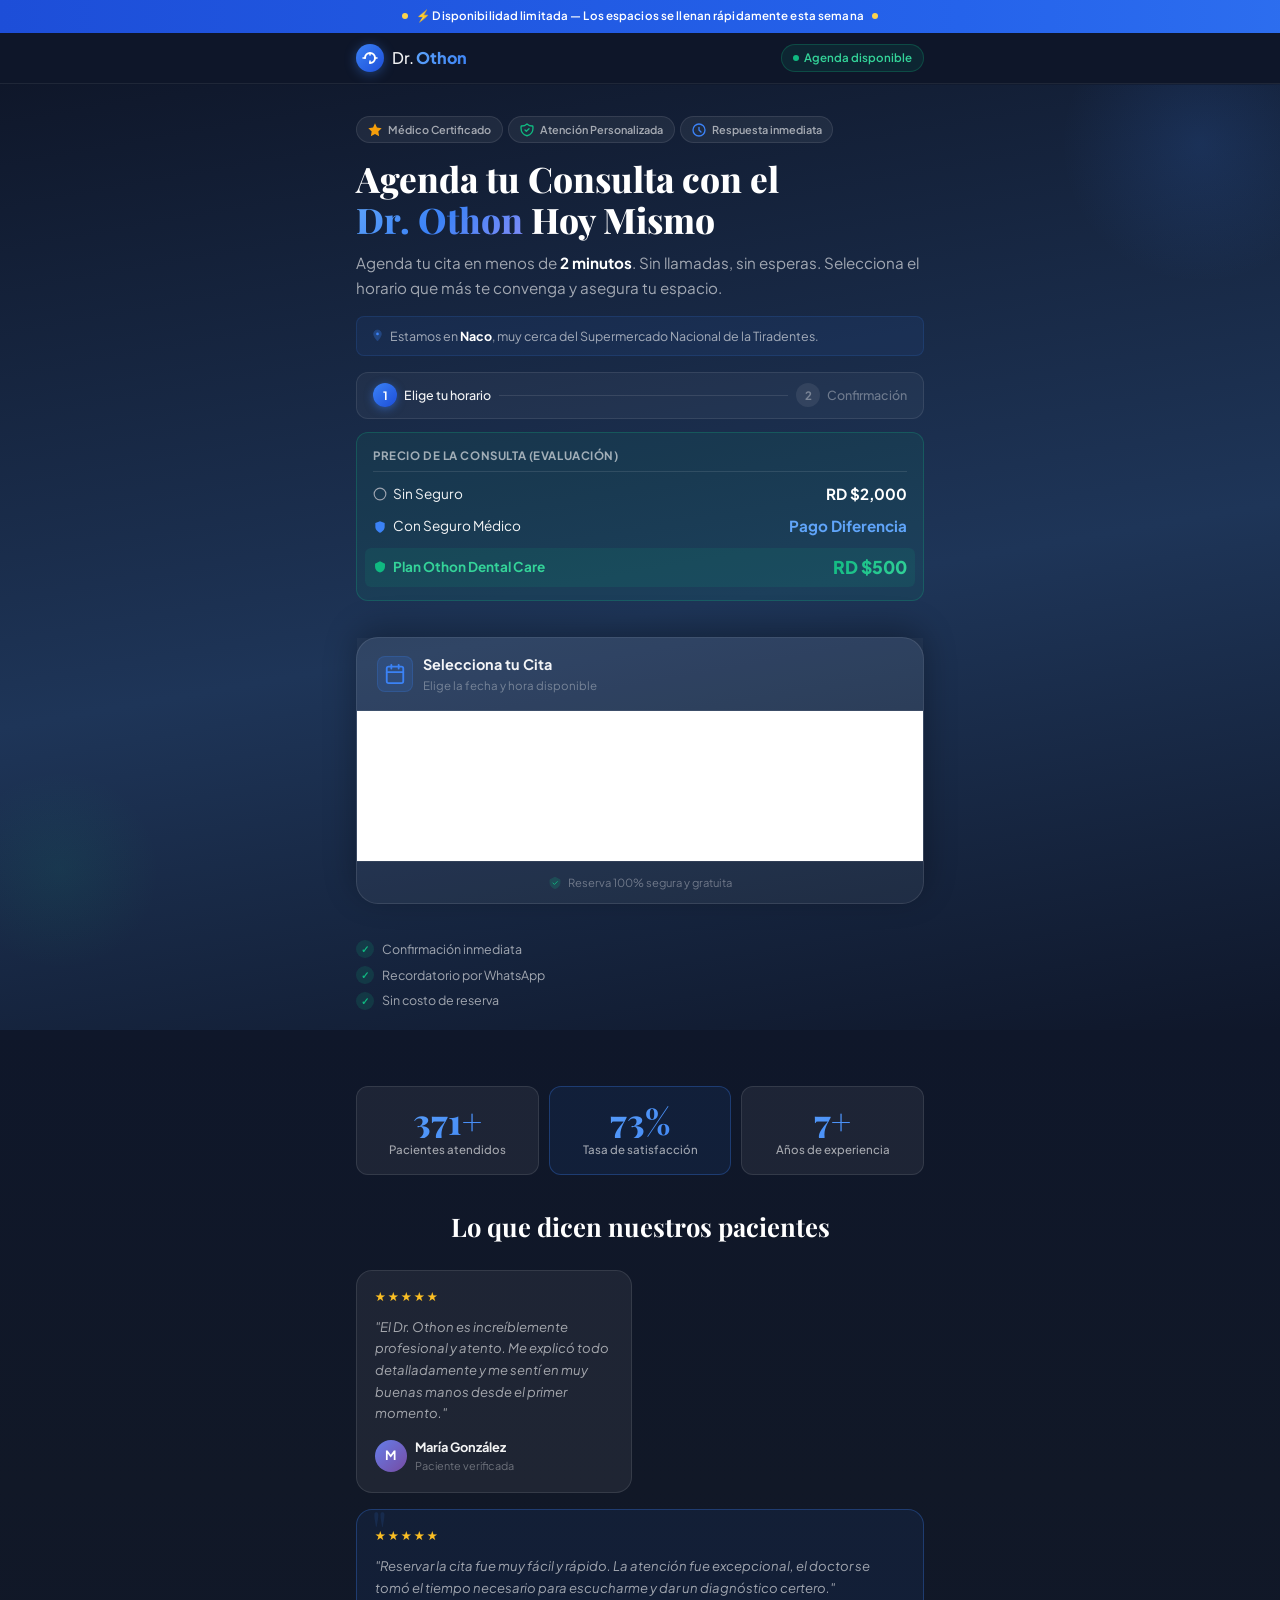
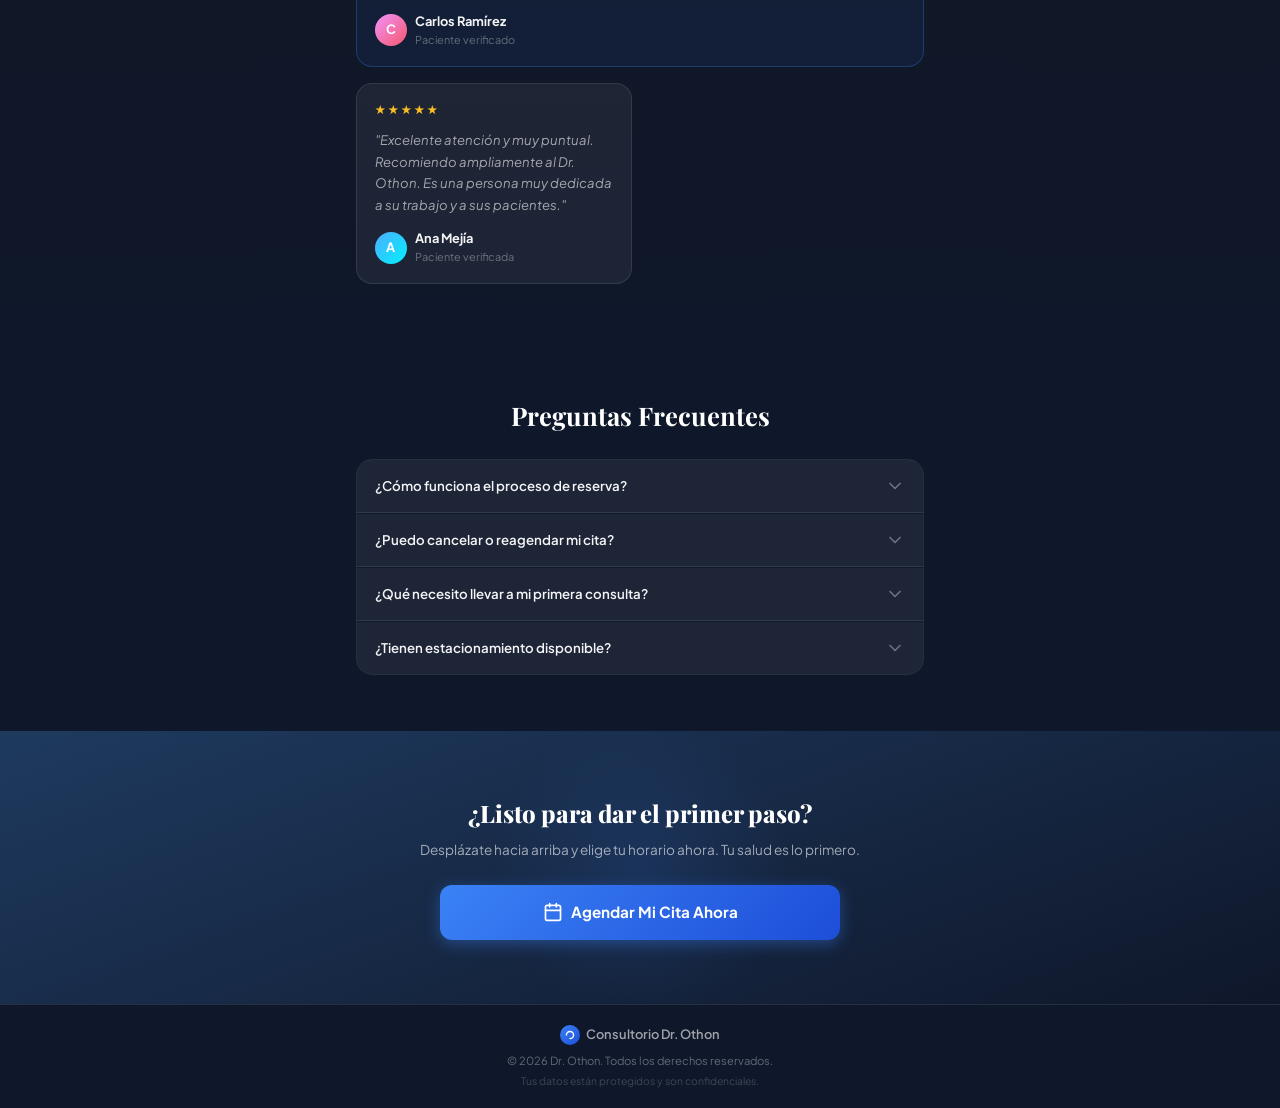
<file: index.html>
<!DOCTYPE html>
<html lang="es">
<head>
  <meta charset="UTF-8" />
  <meta name="viewport" content="width=device-width, initial-scale=1.0" />

  <!-- ── SEO Principal ─────────────────────────────────── -->
  <title>Agenda tu Cita con el Dr. Othon | Clínica Dental & Implantes en Naco</title>
  <meta name="description" content="Reserva tu consulta dental con el Dr. Othon en Boutique Dental, Naco. Atención personalizada, implantes y más. Agenda online en 2 minutos. RD $2,000." />
  <meta name="keywords" content="Dr Othon, dentista Naco, implantes dentales, cita dental, Boutique Dental, Santo Domingo" />
  <link rel="canonical" href="https://othonlanding.pages.dev/" />

  <!-- ── Open Graph (Facebook / WhatsApp) ─────────────── -->
  <meta property="og:type" content="website" />
  <meta property="og:url" content="https://othonlanding.pages.dev/" />
  <meta property="og:title" content="Agenda tu Cita con el Dr. Othon | Boutique Dental" />
  <meta property="og:description" content="Reserva tu consulta dental con el Dr. Othon. Atención de alta calidad en Naco. ¡Agenda hoy en 2 minutos!" />
  <meta property="og:locale" content="es_DO" />
  <meta property="og:site_name" content="Dr. Othon — Boutique Dental" />

  <!-- ── Twitter Card ───────────────────────────────────── -->
  <meta name="twitter:card" content="summary_large_image" />
  <meta name="twitter:title" content="Agenda tu Cita con el Dr. Othon" />
  <meta name="twitter:description" content="Reserva tu consulta dental en 2 minutos. Boutique Dental Naco, DR." />

  <!-- ── Tema y favicon ────────────────────────────────── -->
  <meta name="theme-color" content="#0f172a" />
  <meta name="msapplication-TileColor" content="#0f172a" />
  <link rel="icon" type="image/svg+xml" href="data:image/svg+xml,<svg xmlns='http://www.w3.org/2000/svg' viewBox='0 0 32 32'><circle cx='16' cy='16' r='16' fill='%231D4ED8'/><path d='M10 16c0-3.3 2.7-6 6-6s6 2.7 6 6-2.7 6-6 6' stroke='%23fff' stroke-width='2.5' stroke-linecap='round' fill='none'/><path d='M16 10v2M16 20v2M10 16H8M24 16h-2' stroke='%23fff' stroke-width='2' stroke-linecap='round'/></svg>" />

  <!-- ── Preconnects (performance) ─────────────────────── -->
  <link rel="preconnect" href="https://fonts.googleapis.com" />
  <link rel="preconnect" href="https://fonts.gstatic.com" crossorigin />
  <link rel="preconnect" href="https://api.leadways.app" crossorigin />
  <link rel="preconnect" href="https://connect.facebook.net" crossorigin />
  <link rel="dns-prefetch" href="https://www.facebook.com" />

  <!-- ── Fuentes ────────────────────────────────────────── -->
  <link href="https://fonts.googleapis.com/css2?family=Plus+Jakarta+Sans:wght@400;500;600;700;800&family=Playfair+Display:wght@700;800&display=swap" rel="stylesheet" />

  <!-- ── CSS ───────────────────────────────────────────── -->
  <link rel="stylesheet" href="styles.css" />

  <!-- ── Meta Pixel ────────────────────────────────────── -->
  <script>
    !function(f,b,e,v,n,t,s)
    {if(f.fbq)return;n=f.fbq=function(){n.callMethod?
    n.callMethod.apply(n,arguments):n.queue.push(arguments)};
    if(!f._fbq)f._fbq=n;n.push=n;n.loaded=!0;n.version='2.0';
    n.queue=[];t=b.createElement(e);t.async=!0;
    t.src=v;s=b.getElementsByTagName(e)[0];
    s.parentNode.insertBefore(t,s)}(window, document,'script',
    'https://connect.facebook.net/en_US/fbevents.js');
    fbq('init', '1824860601859421');
    fbq('track', 'PageView');
  </script>
  <noscript>
    <img height="1" width="1" style="display:none"
      src="https://www.facebook.com/tr?id=1824860601859421&ev=PageView&noscript=1" />
  </noscript>
</head>
<body>

  <!-- URGENCY BANNER -->
  <div class="urgency-banner" id="urgency-banner">
    <span class="pulse-dot"></span>
    <span>⚡ Disponibilidad limitada — Los espacios se llenan rápidamente esta semana</span>
    <span class="pulse-dot"></span>
  </div>

  <!-- HEADER -->
  <header class="header">
    <div class="header-inner">
      <div class="logo">
        <div class="logo-icon">
          <svg width="28" height="28" viewBox="0 0 28 28" fill="none" aria-hidden="true">
            <circle cx="14" cy="14" r="14" fill="url(#logo-grad)"/>
            <path d="M9 14c0-2.76 2.24-5 5-5s5 2.24 5 5-2.24 5-5 5" stroke="#fff" stroke-width="2" stroke-linecap="round"/>
            <path d="M14 9v2M14 17v2M9 14H7M21 14h-2" stroke="#fff" stroke-width="1.5" stroke-linecap="round"/>
            <defs>
              <linearGradient id="logo-grad" x1="0" y1="0" x2="28" y2="28" gradientUnits="userSpaceOnUse">
                <stop stop-color="#3B82F6"/>
                <stop offset="1" stop-color="#1D4ED8"/>
              </linearGradient>
            </defs>
          </svg>
        </div>
        <span class="logo-text">Dr. <strong>Othon</strong></span>
      </div>
      <div class="header-badge">
        <span class="badge-dot"></span>
        <span>Agenda disponible</span>
      </div>
    </div>
  </header>

  <!-- HERO SECTION -->
  <section class="hero">
    <div class="hero-bg-shapes">
      <div class="shape shape-1"></div>
      <div class="shape shape-2"></div>
      <div class="shape shape-3"></div>
    </div>
    <div class="container">
      <div class="hero-content">
        <div class="trust-badges">
          <div class="trust-badge">
            <svg width="16" height="16" viewBox="0 0 24 24" fill="none" aria-hidden="true"><path d="M12 2l2.9 6.3L22 9.3l-5 4.9 1.2 7L12 18l-6.2 3.2 1.2-7L2 9.3l7.1-1z" fill="#F59E0B"/></svg>
            Médico Certificado
          </div>
          <div class="trust-badge">
            <svg width="16" height="16" viewBox="0 0 24 24" fill="none" aria-hidden="true"><path d="M9 12l2 2 4-4m5.618-4.016A11.955 11.955 0 0112 2.944a11.955 11.955 0 01-8.618 3.04A12.02 12.02 0 003 9c0 5.591 3.824 10.29 9 11.622 5.176-1.332 9-6.03 9-11.622 0-1.042-.133-2.052-.382-3.016z" stroke="#10B981" stroke-width="2" stroke-linecap="round" stroke-linejoin="round"/></svg>
            Atención Personalizada
          </div>
          <div class="trust-badge">
            <svg width="16" height="16" viewBox="0 0 24 24" fill="none" aria-hidden="true"><path d="M12 8v4l3 3m6-3a9 9 0 11-18 0 9 9 0 0118 0z" stroke="#3B82F6" stroke-width="2" stroke-linecap="round" stroke-linejoin="round"/></svg>
            Respuesta inmediata
          </div>
        </div>

        <h1 class="hero-title">
          Agenda tu Consulta con el<br/>
          <span class="highlight-text">Dr. Othon</span> Hoy Mismo
        </h1>

        <p class="hero-subtitle">
          Agenda tu cita en menos de <strong>2 minutos</strong>. Sin llamadas, sin esperas.
          Selecciona el horario que más te convenga y asegura tu espacio.
        </p>

        <!-- UBICACION -->
        <div class="location-note">
          <svg width="13" height="13" viewBox="0 0 24 24" fill="none" aria-hidden="true"><path d="M12 2C8.13 2 5 5.13 5 9c0 5.25 7 13 7 13s7-7.75 7-13c0-3.87-3.13-7-7-7z" fill="#3B82F6" opacity=".3" stroke="#3B82F6" stroke-width="1.5"/><circle cx="12" cy="9" r="2.5" fill="#3B82F6"/></svg>
          <span>Estamos en <strong>Naco</strong>, muy cerca del Supermercado Nacional de la Tiradentes.</span>
        </div>

        <!-- STEP INDICATOR -->
        <div class="steps-indicator">
          <div class="step active" id="step-indicator-1">
            <div class="step-num">1</div>
            <span>Elige tu horario</span>
          </div>
          <div class="step-connector"></div>
          <div class="step" id="step-indicator-2">
            <div class="step-num">2</div>
            <span>Confirmación</span>
          </div>
        </div>

        <!-- PRICING OPTIONS -->
        <div class="price-tag" style="display: block; padding: 0.85rem 1rem;">
          <div style="font-size: 0.72rem; font-weight: 700; color: var(--text-secondary); text-transform: uppercase; letter-spacing: 0.05em; margin-bottom: 0.7rem; border-bottom: 1px solid rgba(255,255,255,0.1); padding-bottom: 0.4rem;">
            Precio de la consulta (Evaluación)
          </div>
          
          <!-- Variant 1 -->
          <div style="display: flex; justify-content: space-between; align-items: center; margin-bottom: 0.6rem;">
            <span style="font-size: 0.85rem; color: var(--text-primary); display: flex; align-items: center; gap: 6px;">
              <svg width="14" height="14" viewBox="0 0 24 24" fill="none"><circle cx="12" cy="12" r="10" stroke="#9CA3AF" stroke-width="2"/></svg>
              Sin Seguro
            </span>
            <span style="font-size: 0.95rem; font-weight: 700; color: #fff;">RD $2,000</span>
          </div>

          <!-- Variant 2 -->
          <div style="display: flex; justify-content: space-between; align-items: center; margin-bottom: 0.6rem;">
            <span style="font-size: 0.85rem; color: var(--text-primary); display: flex; align-items: center; gap: 6px;">
              <svg width="14" height="14" viewBox="0 0 24 24" fill="none"><path d="M12 22s8-4 8-10V5l-8-3-8 3v7c0 6 8 10 8 10z" fill="#3B82F6"/></svg>
              Con Seguro Médico
            </span>
            <span style="font-size: 0.95rem; font-weight: 700; color: #60A5FA;">Pago Diferencia</span>
          </div>
          
          <!-- Variant 3 -->
          <div style="display: flex; justify-content: space-between; align-items: center; background: rgba(16,185,129,0.1); padding: 0.4rem 0.5rem; margin: 0 -0.5rem; border-radius: 6px;">
            <span style="font-size: 0.85rem; display: flex; align-items: center; gap: 6px;">
              <svg width="14" height="14" viewBox="0 0 24 24" fill="none"><path d="M12 2l-8.5 4.5v5c0 4.6 3.6 8.9 8.5 10 4.9-1.1 8.5-5.4 8.5-10v-5L12 2z" fill="#10B981"/></svg>
              <strong style="color: var(--green-400);">Plan Othon Dental Care</strong>
            </span>
            <span style="font-size: 1.1rem; font-weight: 800; background: linear-gradient(135deg, #10B981, #34D399); -webkit-background-clip: text; -webkit-text-fill-color: transparent; background-clip: text;">RD $500</span>
          </div>
        </div>

      </div>

      <!-- CALENDAR CARD -->
      <div class="calendar-card" id="calendar-section">
        <div class="card-header">
          <div class="card-header-icon">
            <svg width="22" height="22" viewBox="0 0 24 24" fill="none" aria-hidden="true">
              <rect x="3" y="4" width="18" height="18" rx="2" stroke="#3B82F6" stroke-width="2"/>
              <path d="M3 10h18M8 2v4M16 2v4" stroke="#3B82F6" stroke-width="2" stroke-linecap="round"/>
            </svg>
          </div>
          <div>
            <h2 class="card-title">Selecciona tu Cita</h2>
            <p class="card-subtitle">Elige la fecha y hora disponible</p>
          </div>
        </div>

        <div class="calendar-wrapper">
          <iframe 
            src="https://api.leadways.app/widget/booking/D5LoocAgL6M0CqwpDb0W" 
            style="width: 100%;border:none;overflow: hidden;" 
            scrolling="no" 
            id="D5LoocAgL6M0CqwpDb0W_1774272347127">
          </iframe>
          <script src="https://api.leadways.app/js/form_embed.js" type="text/javascript"></script>
        </div>

        <div class="calendar-footer">
          <div class="security-note">
            <svg width="14" height="14" viewBox="0 0 24 24" fill="none" aria-hidden="true">
              <path d="M12 2l-8.5 4.5v5c0 4.6 3.6 8.9 8.5 10 4.9-1.1 8.5-5.4 8.5-10v-5L12 2z" fill="#10B981" opacity=".2" stroke="#10B981" stroke-width="1.5"/>
              <path d="M8.5 12l2.5 2.5 5-5" stroke="#10B981" stroke-width="1.5" stroke-linecap="round" stroke-linejoin="round"/>
            </svg>
            <span>Reserva 100% segura y gratuita</span>
          </div>
        </div>
      </div>

      <!-- BENEFITS ROW — debajo del calendario -->
      <div class="benefits-row">
        <div class="benefit-item">
          <div class="benefit-icon">✓</div>
          <span>Confirmación inmediata</span>
        </div>
        <div class="benefit-item">
          <div class="benefit-icon">✓</div>
          <span>Recordatorio por WhatsApp</span>
        </div>
        <div class="benefit-item">
          <div class="benefit-icon">✓</div>
          <span>Sin costo de reserva</span>
        </div>
      </div>
    </div>
  </section>

  <!-- SOCIAL PROOF SECTION -->
  <section class="social-proof">
    <div class="container">
      <div class="stat-cards">
        <div class="stat-card">
          <div class="stat-number">500+</div>
          <div class="stat-label">Pacientes atendidos</div>
        </div>
        <div class="stat-card stat-card--center">
          <div class="stat-number">98%</div>
          <div class="stat-label">Tasa de satisfacción</div>
        </div>
        <div class="stat-card">
          <div class="stat-number">10+</div>
          <div class="stat-label">Años de experiencia</div>
        </div>
      </div>

      <h2 class="section-title">Lo que dicen nuestros pacientes</h2>
      <div class="testimonials-grid">
        <div class="testimonial-card">
          <div class="testimonial-stars">★★★★★</div>
          <p class="testimonial-text">"El Dr. Othon es increíblemente profesional y atento. Me explicó todo detalladamente y me sentí en muy buenas manos desde el primer momento."</p>
          <div class="testimonial-author">
            <div class="author-avatar" style="background: linear-gradient(135deg, #667eea, #764ba2);">M</div>
            <div>
              <div class="author-name">María González</div>
              <div class="author-detail">Paciente verificada</div>
            </div>
          </div>
        </div>
        <div class="testimonial-card testimonial-card--featured">
          <div class="testimonial-stars">★★★★★</div>
          <p class="testimonial-text">"Reservar la cita fue muy fácil y rápido. La atención fue excepcional, el doctor se tomó el tiempo necesario para escucharme y dar un diagnóstico certero."</p>
          <div class="testimonial-author">
            <div class="author-avatar" style="background: linear-gradient(135deg, #f093fb, #f5576c);">C</div>
            <div>
              <div class="author-name">Carlos Ramírez</div>
              <div class="author-detail">Paciente verificado</div>
            </div>
          </div>
        </div>
        <div class="testimonial-card">
          <div class="testimonial-stars">★★★★★</div>
          <p class="testimonial-text">"Excelente atención y muy puntual. Recomiendo ampliamente al Dr. Othon. Es una persona muy dedicada a su trabajo y a sus pacientes."</p>
          <div class="testimonial-author">
            <div class="author-avatar" style="background: linear-gradient(135deg, #4facfe, #00f2fe);">A</div>
            <div>
              <div class="author-name">Ana Mejía</div>
              <div class="author-detail">Paciente verificada</div>
            </div>
          </div>
        </div>
      </div>
    </div>
  </section>

  <!-- FAQ SECTION -->
  <section class="faq-section">
    <div class="container-narrow">
      <h2 class="section-title">Preguntas Frecuentes</h2>
      <div class="faq-list">
        <div class="faq-item">
          <button class="faq-question" aria-expanded="false" onclick="toggleFaq(this)">
            <span>¿Cómo funciona el proceso de reserva?</span>
            <svg class="faq-icon" width="20" height="20" viewBox="0 0 24 24" fill="none"><path d="M6 9l6 6 6-6" stroke="currentColor" stroke-width="2" stroke-linecap="round" stroke-linejoin="round"/></svg>
          </button>
          <div class="faq-answer">
            <p>Es muy sencillo: selecciona la fecha y hora disponible en el calendario, completa tus datos de contacto y listo. Recibirás una confirmación inmediata por correo electrónico con todos los detalles de tu cita.</p>
          </div>
        </div>
        <div class="faq-item">
          <button class="faq-question" aria-expanded="false" onclick="toggleFaq(this)">
            <span>¿Puedo cancelar o reagendar mi cita?</span>
            <svg class="faq-icon" width="20" height="20" viewBox="0 0 24 24" fill="none"><path d="M6 9l6 6 6-6" stroke="currentColor" stroke-width="2" stroke-linecap="round" stroke-linejoin="round"/></svg>
          </button>
          <div class="faq-answer">
            <p>Sí, puedes cancelar o reagendar tu cita con al menos 24 horas de anticipación. Encontrarás el enlace para hacerlo en el correo de confirmación que recibirás.</p>
          </div>
        </div>
        <div class="faq-item">
          <button class="faq-question" aria-expanded="false" onclick="toggleFaq(this)">
            <span>¿Qué necesito llevar a mi primera consulta?</span>
            <svg class="faq-icon" width="20" height="20" viewBox="0 0 24 24" fill="none"><path d="M6 9l6 6 6-6" stroke="currentColor" stroke-width="2" stroke-linecap="round" stroke-linejoin="round"/></svg>
          </button>
          <div class="faq-answer">
            <p>Para tu primera consulta te recomendamos traer tu identificación personal, cualquier resultado de exámenes previos relevantes y una lista de los medicamentos que tomas actualmente si aplica.</p>
          </div>
        </div>
        <div class="faq-item">
          <button class="faq-question" aria-expanded="false" onclick="toggleFaq(this)">
            <span>¿Tienen estacionamiento disponible?</span>
            <svg class="faq-icon" width="20" height="20" viewBox="0 0 24 24" fill="none"><path d="M6 9l6 6 6-6" stroke="currentColor" stroke-width="2" stroke-linecap="round" stroke-linejoin="round"/></svg>
          </button>
          <div class="faq-answer">
            <p>Sí, contamos con estacionamiento disponible para nuestros pacientes. Al confirmar tu cita, recibirás instrucciones detalladas sobre cómo llegar a nuestra consulta.</p>
          </div>
        </div>
      </div>
    </div>
  </section>

  <!-- FINAL CTA -->
  <section class="final-cta">
    <div class="container-narrow text-center">
      <h2 class="cta-title">¿Listo para dar el primer paso?</h2>
      <p class="cta-subtitle">Desplázate hacia arriba y elige tu horario ahora. Tu salud es lo primero.</p>
      <a href="#calendar-section" class="btn-primary btn-large" id="scroll-to-calendar-btn">
        <svg width="20" height="20" viewBox="0 0 24 24" fill="none" aria-hidden="true">
          <rect x="3" y="4" width="18" height="18" rx="2" stroke="currentColor" stroke-width="2"/>
          <path d="M3 10h18M8 2v4M16 2v4" stroke="currentColor" stroke-width="2" stroke-linecap="round"/>
        </svg>
        Agendar Mi Cita Ahora
      </a>
    </div>
  </section>

  <!-- FOOTER -->
  <footer class="footer">
    <div class="container">
      <div class="footer-inner">
        <div class="footer-logo">
          <svg width="20" height="20" viewBox="0 0 28 28" fill="none" aria-hidden="true">
            <circle cx="14" cy="14" r="14" fill="url(#logo-grad2)"/>
            <path d="M9 14c0-2.76 2.24-5 5-5s5 2.24 5 5-2.24 5-5 5" stroke="#fff" stroke-width="2" stroke-linecap="round"/>
            <defs>
              <linearGradient id="logo-grad2" x1="0" y1="0" x2="28" y2="28" gradientUnits="userSpaceOnUse">
                <stop stop-color="#3B82F6"/><stop offset="1" stop-color="#1D4ED8"/>
              </linearGradient>
            </defs>
          </svg>
          <span>Consultorio Dr. Othon</span>
        </div>
        <p class="footer-copy">© 2026 Dr. Othon. Todos los derechos reservados.</p>
        <p class="footer-note">Tus datos están protegidos y son confidenciales.</p>
      </div>
    </div>
  </footer>

  <!-- form_embed.js ya está cargado junto al iframe arriba -->
  <script src="main.js"></script>
</body>
</html>
</file>
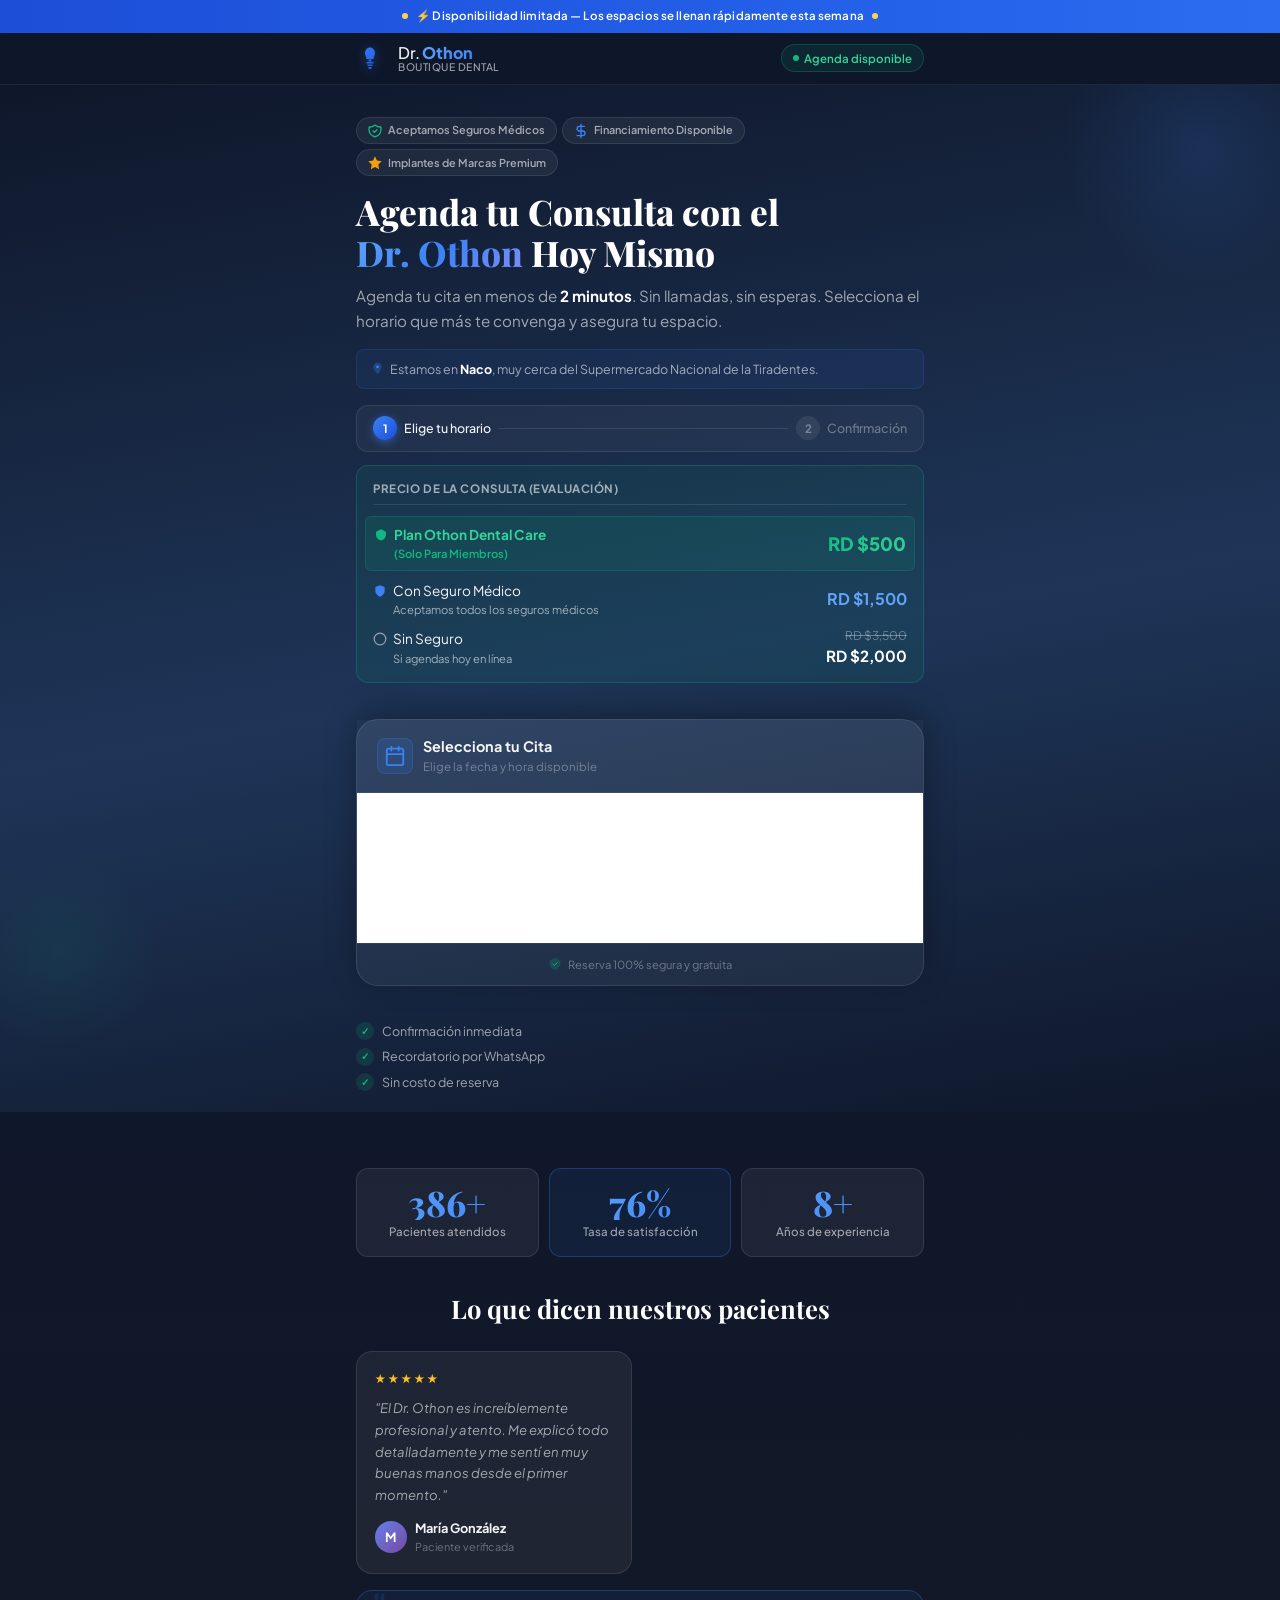
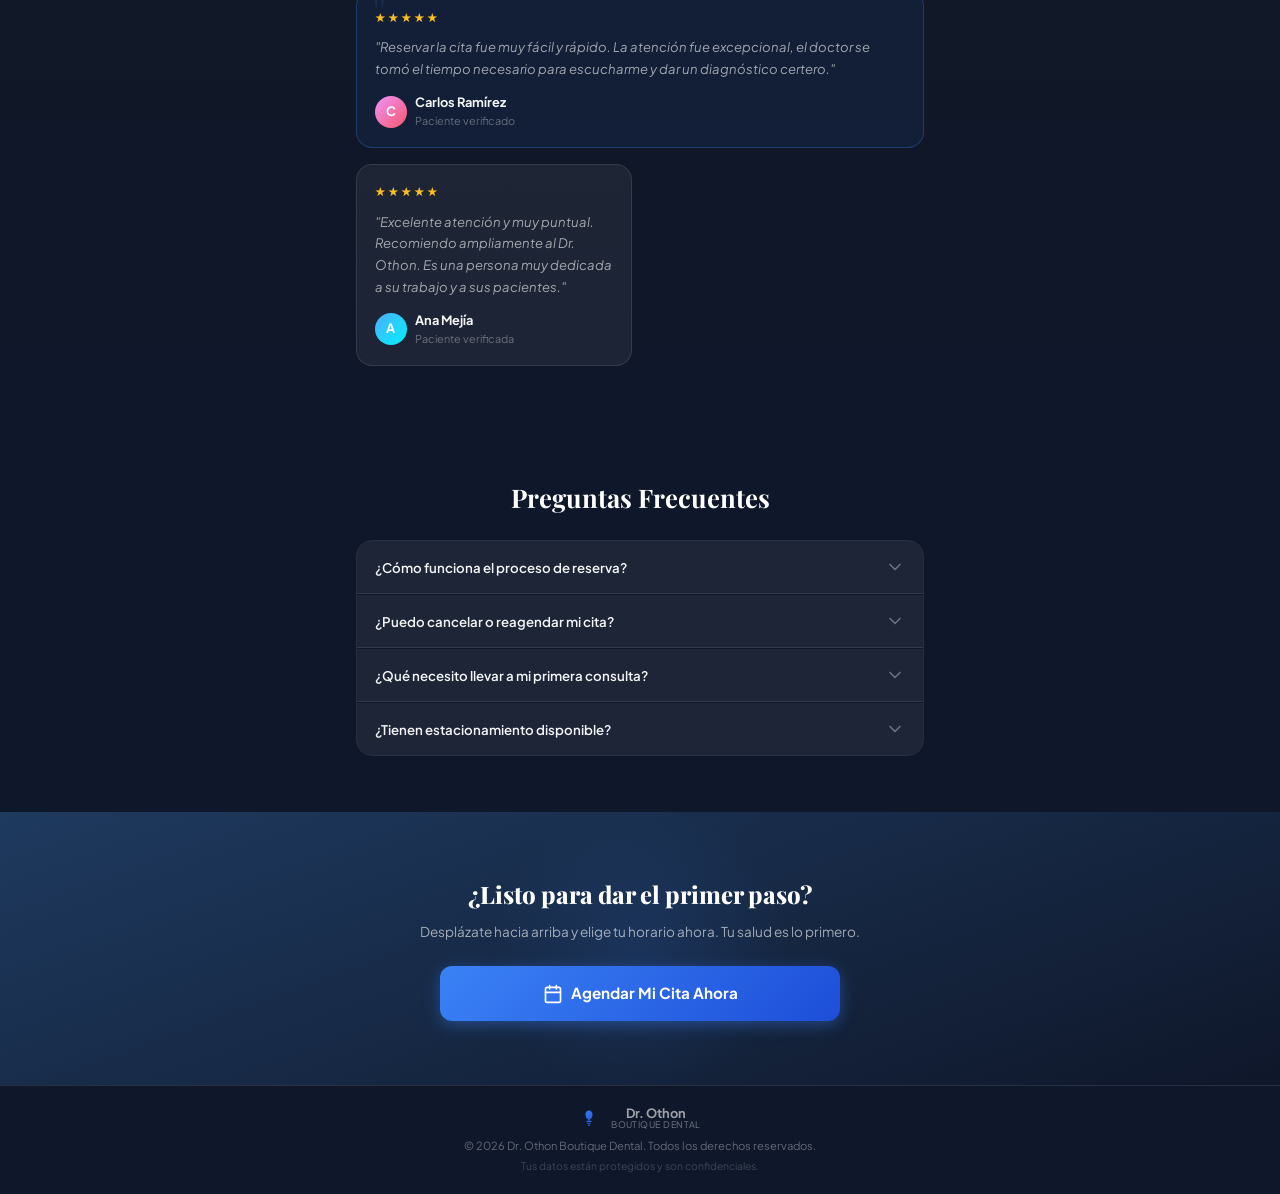
<file: public/index.html>
<!DOCTYPE html>
<html lang="es">
<head>
  <meta charset="UTF-8" />
  <meta name="viewport" content="width=device-width, initial-scale=1.0" />

  <!-- ── SEO Principal ─────────────────────────────────── -->
  <title>Agenda tu Cita con el Dr. Othon | Clínica Dental & Implantes en Naco</title>
  <meta name="description" content="Reserva tu consulta dental con el Dr. Othon en Boutique Dental, Naco. Atención personalizada, implantes y más. Agenda online en 2 minutos. RD $2,000." />
  <meta name="keywords" content="Dr Othon, dentista Naco, implantes dentales, cita dental, Boutique Dental, Santo Domingo" />
  <link rel="canonical" href="https://othonlanding.pages.dev/" />

  <!-- ── Open Graph (Facebook / WhatsApp) ─────────────── -->
  <meta property="og:type" content="website" />
  <meta property="og:url" content="https://othonlanding.pages.dev/" />
  <meta property="og:title" content="Agenda tu Cita con el Dr. Othon | Boutique Dental" />
  <meta property="og:description" content="Reserva tu consulta dental con el Dr. Othon. Atención de alta calidad en Naco. ¡Agenda hoy en 2 minutos!" />
  <meta property="og:locale" content="es_DO" />
  <meta property="og:site_name" content="Dr. Othon — Boutique Dental" />

  <!-- ── Twitter Card ───────────────────────────────────── -->
  <meta name="twitter:card" content="summary_large_image" />
  <meta name="twitter:title" content="Agenda tu Cita con el Dr. Othon" />
  <meta name="twitter:description" content="Reserva tu consulta dental en 2 minutos. Boutique Dental Naco, DR." />

  <!-- ── Tema y favicon ────────────────────────────────── -->
  <meta name="theme-color" content="#0f172a" />
  <meta name="msapplication-TileColor" content="#0f172a" />
  <link rel="icon" type="image/svg+xml" href="data:image/svg+xml,<svg xmlns='http://www.w3.org/2000/svg' viewBox='0 0 32 32'><circle cx='16' cy='16' r='16' fill='%231D4ED8'/><path d='M10 16c0-3.3 2.7-6 6-6s6 2.7 6 6-2.7 6-6 6' stroke='%23fff' stroke-width='2.5' stroke-linecap='round' fill='none'/><path d='M16 10v2M16 20v2M10 16H8M24 16h-2' stroke='%23fff' stroke-width='2' stroke-linecap='round'/></svg>" />

  <!-- ── Preconnects (performance) ─────────────────────── -->
  <link rel="preconnect" href="https://fonts.googleapis.com" />
  <link rel="preconnect" href="https://fonts.gstatic.com" crossorigin />
  <link rel="preconnect" href="https://api.leadways.app" crossorigin />
  <link rel="preconnect" href="https://connect.facebook.net" crossorigin />
  <link rel="dns-prefetch" href="https://www.facebook.com" />

  <!-- ── Fuentes ────────────────────────────────────────── -->
  <link href="https://fonts.googleapis.com/css2?family=Plus+Jakarta+Sans:wght@400;500;600;700;800&family=Playfair+Display:wght@700;800&display=swap" rel="stylesheet" />

  <!-- ── CSS ───────────────────────────────────────────── -->
  <link rel="stylesheet" href="styles.css" />

  <!-- ── Meta Pixel ────────────────────────────────────── -->
  <script>
    !function(f,b,e,v,n,t,s)
    {if(f.fbq)return;n=f.fbq=function(){n.callMethod?
    n.callMethod.apply(n,arguments):n.queue.push(arguments)};
    if(!f._fbq)f._fbq=n;n.push=n;n.loaded=!0;n.version='2.0';
    n.queue=[];t=b.createElement(e);t.async=!0;
    t.src=v;s=b.getElementsByTagName(e)[0];
    s.parentNode.insertBefore(t,s)}(window, document,'script',
    'https://connect.facebook.net/en_US/fbevents.js');
    fbq('init', '1824860601859421');
    fbq('track', 'PageView');
  </script>
  <noscript>
    <img height="1" width="1" style="display:none"
      src="https://www.facebook.com/tr?id=1824860601859421&ev=PageView&noscript=1" />
  </noscript>
</head>
<body>

  <!-- URGENCY BANNER -->
  <div class="urgency-banner" id="urgency-banner">
    <span class="pulse-dot"></span>
    <span>⚡ Disponibilidad limitada — Los espacios se llenan rápidamente esta semana</span>
    <span class="pulse-dot"></span>
  </div>

  <!-- HEADER -->
  <header class="header">
    <div class="header-inner">
      <div class="logo">
        <div class="logo-icon">
          <svg width="28" height="28" viewBox="0 0 28 28" fill="none" aria-hidden="true">
            <path d="M14 3.5c-3 0-5 2.5-5 5.5 0 2 1.5 4 1.5 6h7c0-2 1.5-4 1.5-6 0-3-2-5.5-5-5.5z" fill="url(#logo-grad)"/>
            <rect x="12.5" y="15.5" width="3" height="2" fill="url(#logo-grad)"/>
            <path d="M10.5 18h7v1.5h-7V18zm1 2.5h5v1.5h-5v-1.5zm1 2.5h3v2h-3v-2z" fill="url(#logo-grad)"/>
            <defs>
              <linearGradient id="logo-grad" x1="0" y1="0" x2="28" y2="28" gradientUnits="userSpaceOnUse">
                <stop stop-color="#3B82F6"/>
                <stop offset="1" stop-color="#1D4ED8"/>
              </linearGradient>
            </defs>
          </svg>
        </div>
        <span class="logo-text" style="display: inline-flex; flex-direction: column; line-height: 1.1; margin-left: 6px;">
          <span>Dr. <strong>Othon</strong></span>
          <span style="font-size: 0.65em; font-weight: 500; color: var(--text-secondary); text-transform: uppercase; letter-spacing: 0.05em;">Boutique Dental</span>
        </span>
      </div>
      <div class="header-badge">
        <span class="badge-dot"></span>
        <span>Agenda disponible</span>
      </div>
    </div>
  </header>

  <!-- HERO SECTION -->
  <section class="hero">
    <div class="hero-bg-shapes">
      <div class="shape shape-1"></div>
      <div class="shape shape-2"></div>
      <div class="shape shape-3"></div>
    </div>
    <div class="container">
      <div class="hero-content">
        <div class="trust-badges">
          <div class="trust-badge">
            <svg width="16" height="16" viewBox="0 0 24 24" fill="none" aria-hidden="true"><path d="M9 12l2 2 4-4m5.618-4.016A11.955 11.955 0 0112 2.944a11.955 11.955 0 01-8.618 3.04A12.02 12.02 0 003 9c0 5.591 3.824 10.29 9 11.622 5.176-1.332 9-6.03 9-11.622 0-1.042-.133-2.052-.382-3.016z" stroke="#10B981" stroke-width="2" stroke-linecap="round" stroke-linejoin="round"/></svg>
            Aceptamos Seguros Médicos
          </div>
          <div class="trust-badge">
            <svg width="16" height="16" viewBox="0 0 24 24" fill="none" aria-hidden="true"><path d="M12 2v20M17 5H9.5a3.5 3.5 0 0 0 0 7h5a3.5 3.5 0 0 1 0 7H6" stroke="#3B82F6" stroke-width="2" stroke-linecap="round" stroke-linejoin="round"/></svg>
            Financiamiento Disponible
          </div>
          <div class="trust-badge">
            <svg width="16" height="16" viewBox="0 0 24 24" fill="none" aria-hidden="true"><path d="M12 2l2.9 6.3L22 9.3l-5 4.9 1.2 7L12 18l-6.2 3.2 1.2-7L2 9.3l7.1-1z" fill="#F59E0B"/></svg>
            Implantes de Marcas Premium
          </div>
        </div>

        <h1 class="hero-title">
          Agenda tu Consulta con el<br/>
          <span class="highlight-text">Dr. Othon</span> Hoy Mismo
        </h1>

        <p class="hero-subtitle">
          Agenda tu cita en menos de <strong>2 minutos</strong>. Sin llamadas, sin esperas.
          Selecciona el horario que más te convenga y asegura tu espacio.
        </p>

        <!-- UBICACION -->
        <div class="location-note">
          <svg width="13" height="13" viewBox="0 0 24 24" fill="none" aria-hidden="true"><path d="M12 2C8.13 2 5 5.13 5 9c0 5.25 7 13 7 13s7-7.75 7-13c0-3.87-3.13-7-7-7z" fill="#3B82F6" opacity=".3" stroke="#3B82F6" stroke-width="1.5"/><circle cx="12" cy="9" r="2.5" fill="#3B82F6"/></svg>
          <span>Estamos en <strong>Naco</strong>, muy cerca del Supermercado Nacional de la Tiradentes.</span>
        </div>

        <!-- STEP INDICATOR -->
        <div class="steps-indicator">
          <div class="step active" id="step-indicator-1">
            <div class="step-num">1</div>
            <span>Elige tu horario</span>
          </div>
          <div class="step-connector"></div>
          <div class="step" id="step-indicator-2">
            <div class="step-num">2</div>
            <span>Confirmación</span>
          </div>
        </div>

        <!-- PRICING OPTIONS -->
        <div class="price-tag" style="display: block; padding: 0.85rem 1rem;">
          <div style="font-size: 0.72rem; font-weight: 700; color: var(--text-secondary); text-transform: uppercase; letter-spacing: 0.05em; margin-bottom: 0.7rem; border-bottom: 1px solid rgba(255,255,255,0.1); padding-bottom: 0.4rem;">
            Precio de la consulta (Evaluación)
          </div>
          
          <!-- Variant 1: Othon Dental Care -->
          <div style="display: flex; justify-content: space-between; align-items: center; background: rgba(16,185,129,0.1); padding: 0.5rem; margin: 0 -0.5rem 0.6rem; border-radius: 6px; border: 1px solid rgba(16,185,129,0.2);">
            <div style="display: flex; flex-direction: column;">
              <span style="font-size: 0.85rem; display: flex; align-items: center; gap: 6px;">
                <svg width="14" height="14" viewBox="0 0 24 24" fill="none"><path d="M12 2l-8.5 4.5v5c0 4.6 3.6 8.9 8.5 10 4.9-1.1 8.5-5.4 8.5-10v-5L12 2z" fill="#10B981"/></svg>
                <strong style="color: var(--green-400);">Plan Othon Dental Care</strong>
              </span>
              <span style="font-size: 0.7rem; color: #10B981; margin-left: 20px; font-weight: 600;">(Solo Para Miembros)</span>
            </div>
            <span style="font-size: 1.15rem; font-weight: 800; background: linear-gradient(135deg, #10B981, #34D399); -webkit-background-clip: text; -webkit-text-fill-color: transparent; background-clip: text;">RD $500</span>
          </div>

          <!-- Variant 2: Con Seguro Médico -->
          <div style="display: flex; justify-content: space-between; align-items: center; margin-bottom: 0.6rem;">
            <div style="display: flex; flex-direction: column;">
              <span style="font-size: 0.85rem; color: var(--text-primary); display: flex; align-items: center; gap: 6px;">
                <svg width="14" height="14" viewBox="0 0 24 24" fill="none"><path d="M12 22s8-4 8-10V5l-8-3-8 3v7c0 6 8 10 8 10z" fill="#3B82F6"/></svg>
                Con Seguro Médico
              </span>
              <span style="font-size: 0.7rem; color: var(--text-secondary); margin-left: 20px;">Aceptamos todos los seguros médicos</span>
            </div>
            <span style="font-size: 1rem; font-weight: 700; color: #60A5FA;">RD $1,500</span>
          </div>
          
          <!-- Variant 3: Sin Seguro -->
          <div style="display: flex; justify-content: space-between; align-items: center;">
            <div style="display: flex; flex-direction: column;">
              <span style="font-size: 0.85rem; color: var(--text-primary); display: flex; align-items: center; gap: 6px;">
                <svg width="14" height="14" viewBox="0 0 24 24" fill="none"><circle cx="12" cy="12" r="10" stroke="#9CA3AF" stroke-width="2"/></svg>
                Sin Seguro
              </span>
              <span style="font-size: 0.7rem; color: var(--text-secondary); margin-left: 20px;">Si agendas hoy en línea</span>
            </div>
            <div style="text-align: right; display: flex; flex-direction: column; align-items: flex-end;">
              <span style="font-size: 0.75rem; color: var(--text-muted); text-decoration: line-through;">RD $3,500</span>
              <span style="font-size: 0.95rem; font-weight: 700; color: #fff;">RD $2,000</span>
            </div>
          </div>
        </div>

      </div>

      <!-- CALENDAR CARD -->
      <div class="calendar-card" id="calendar-section">
        <div class="card-header">
          <div class="card-header-icon">
            <svg width="22" height="22" viewBox="0 0 24 24" fill="none" aria-hidden="true">
              <rect x="3" y="4" width="18" height="18" rx="2" stroke="#3B82F6" stroke-width="2"/>
              <path d="M3 10h18M8 2v4M16 2v4" stroke="#3B82F6" stroke-width="2" stroke-linecap="round"/>
            </svg>
          </div>
          <div>
            <h2 class="card-title">Selecciona tu Cita</h2>
            <p class="card-subtitle">Elige la fecha y hora disponible</p>
          </div>
        </div>

        <div class="calendar-wrapper">
          <iframe 
            src="https://api.leadways.app/widget/booking/D5LoocAgL6M0CqwpDb0W" 
            style="width: 100%;border:none;overflow: hidden;" 
            scrolling="no" 
            id="D5LoocAgL6M0CqwpDb0W_1774272347127">
          </iframe>
          <script src="https://api.leadways.app/js/form_embed.js" type="text/javascript"></script>
        </div>

        <div class="calendar-footer">
          <div class="security-note">
            <svg width="14" height="14" viewBox="0 0 24 24" fill="none" aria-hidden="true">
              <path d="M12 2l-8.5 4.5v5c0 4.6 3.6 8.9 8.5 10 4.9-1.1 8.5-5.4 8.5-10v-5L12 2z" fill="#10B981" opacity=".2" stroke="#10B981" stroke-width="1.5"/>
              <path d="M8.5 12l2.5 2.5 5-5" stroke="#10B981" stroke-width="1.5" stroke-linecap="round" stroke-linejoin="round"/>
            </svg>
            <span>Reserva 100% segura y gratuita</span>
          </div>
        </div>
      </div>

      <!-- BENEFITS ROW — debajo del calendario -->
      <div class="benefits-row">
        <div class="benefit-item">
          <div class="benefit-icon">✓</div>
          <span>Confirmación inmediata</span>
        </div>
        <div class="benefit-item">
          <div class="benefit-icon">✓</div>
          <span>Recordatorio por WhatsApp</span>
        </div>
        <div class="benefit-item">
          <div class="benefit-icon">✓</div>
          <span>Sin costo de reserva</span>
        </div>
      </div>
    </div>
  </section>

  <!-- SOCIAL PROOF SECTION -->
  <section class="social-proof">
    <div class="container">
      <div class="stat-cards">
        <div class="stat-card">
          <div class="stat-number">500+</div>
          <div class="stat-label">Pacientes atendidos</div>
        </div>
        <div class="stat-card stat-card--center">
          <div class="stat-number">98%</div>
          <div class="stat-label">Tasa de satisfacción</div>
        </div>
        <div class="stat-card">
          <div class="stat-number">10+</div>
          <div class="stat-label">Años de experiencia</div>
        </div>
      </div>

      <h2 class="section-title">Lo que dicen nuestros pacientes</h2>
      <div class="testimonials-grid">
        <div class="testimonial-card">
          <div class="testimonial-stars">★★★★★</div>
          <p class="testimonial-text">"El Dr. Othon es increíblemente profesional y atento. Me explicó todo detalladamente y me sentí en muy buenas manos desde el primer momento."</p>
          <div class="testimonial-author">
            <div class="author-avatar" style="background: linear-gradient(135deg, #667eea, #764ba2);">M</div>
            <div>
              <div class="author-name">María González</div>
              <div class="author-detail">Paciente verificada</div>
            </div>
          </div>
        </div>
        <div class="testimonial-card testimonial-card--featured">
          <div class="testimonial-stars">★★★★★</div>
          <p class="testimonial-text">"Reservar la cita fue muy fácil y rápido. La atención fue excepcional, el doctor se tomó el tiempo necesario para escucharme y dar un diagnóstico certero."</p>
          <div class="testimonial-author">
            <div class="author-avatar" style="background: linear-gradient(135deg, #f093fb, #f5576c);">C</div>
            <div>
              <div class="author-name">Carlos Ramírez</div>
              <div class="author-detail">Paciente verificado</div>
            </div>
          </div>
        </div>
        <div class="testimonial-card">
          <div class="testimonial-stars">★★★★★</div>
          <p class="testimonial-text">"Excelente atención y muy puntual. Recomiendo ampliamente al Dr. Othon. Es una persona muy dedicada a su trabajo y a sus pacientes."</p>
          <div class="testimonial-author">
            <div class="author-avatar" style="background: linear-gradient(135deg, #4facfe, #00f2fe);">A</div>
            <div>
              <div class="author-name">Ana Mejía</div>
              <div class="author-detail">Paciente verificada</div>
            </div>
          </div>
        </div>
      </div>
    </div>
  </section>

  <!-- FAQ SECTION -->
  <section class="faq-section">
    <div class="container-narrow">
      <h2 class="section-title">Preguntas Frecuentes</h2>
      <div class="faq-list">
        <div class="faq-item">
          <button class="faq-question" aria-expanded="false" onclick="toggleFaq(this)">
            <span>¿Cómo funciona el proceso de reserva?</span>
            <svg class="faq-icon" width="20" height="20" viewBox="0 0 24 24" fill="none"><path d="M6 9l6 6 6-6" stroke="currentColor" stroke-width="2" stroke-linecap="round" stroke-linejoin="round"/></svg>
          </button>
          <div class="faq-answer">
            <p>Es muy sencillo: selecciona la fecha y hora disponible en el calendario, completa tus datos de contacto y listo. Recibirás una confirmación inmediata por correo electrónico con todos los detalles de tu cita.</p>
          </div>
        </div>
        <div class="faq-item">
          <button class="faq-question" aria-expanded="false" onclick="toggleFaq(this)">
            <span>¿Puedo cancelar o reagendar mi cita?</span>
            <svg class="faq-icon" width="20" height="20" viewBox="0 0 24 24" fill="none"><path d="M6 9l6 6 6-6" stroke="currentColor" stroke-width="2" stroke-linecap="round" stroke-linejoin="round"/></svg>
          </button>
          <div class="faq-answer">
            <p>Sí, puedes cancelar o reagendar tu cita con al menos 24 horas de anticipación. Encontrarás el enlace para hacerlo en el correo de confirmación que recibirás.</p>
          </div>
        </div>
        <div class="faq-item">
          <button class="faq-question" aria-expanded="false" onclick="toggleFaq(this)">
            <span>¿Qué necesito llevar a mi primera consulta?</span>
            <svg class="faq-icon" width="20" height="20" viewBox="0 0 24 24" fill="none"><path d="M6 9l6 6 6-6" stroke="currentColor" stroke-width="2" stroke-linecap="round" stroke-linejoin="round"/></svg>
          </button>
          <div class="faq-answer">
            <p>Para tu primera consulta te recomendamos traer tu identificación personal, cualquier resultado de exámenes previos relevantes y una lista de los medicamentos que tomas actualmente si aplica.</p>
          </div>
        </div>
        <div class="faq-item">
          <button class="faq-question" aria-expanded="false" onclick="toggleFaq(this)">
            <span>¿Tienen estacionamiento disponible?</span>
            <svg class="faq-icon" width="20" height="20" viewBox="0 0 24 24" fill="none"><path d="M6 9l6 6 6-6" stroke="currentColor" stroke-width="2" stroke-linecap="round" stroke-linejoin="round"/></svg>
          </button>
          <div class="faq-answer">
            <p>Sí, contamos con estacionamiento disponible para nuestros pacientes. Al confirmar tu cita, recibirás instrucciones detalladas sobre cómo llegar a nuestra consulta.</p>
          </div>
        </div>
      </div>
    </div>
  </section>

  <!-- FINAL CTA -->
  <section class="final-cta">
    <div class="container-narrow text-center">
      <h2 class="cta-title">¿Listo para dar el primer paso?</h2>
      <p class="cta-subtitle">Desplázate hacia arriba y elige tu horario ahora. Tu salud es lo primero.</p>
      <a href="#calendar-section" class="btn-primary btn-large" id="scroll-to-calendar-btn">
        <svg width="20" height="20" viewBox="0 0 24 24" fill="none" aria-hidden="true">
          <rect x="3" y="4" width="18" height="18" rx="2" stroke="currentColor" stroke-width="2"/>
          <path d="M3 10h18M8 2v4M16 2v4" stroke="currentColor" stroke-width="2" stroke-linecap="round"/>
        </svg>
        Agendar Mi Cita Ahora
      </a>
    </div>
  </section>

  <!-- FOOTER -->
  <footer class="footer">
    <div class="container">
      <div class="footer-inner">
        <div class="footer-logo">
          <svg width="20" height="20" viewBox="0 0 28 28" fill="none" aria-hidden="true">
            <path d="M14 3.5c-3 0-5 2.5-5 5.5 0 2 1.5 4 1.5 6h7c0-2 1.5-4 1.5-6 0-3-2-5.5-5-5.5z" fill="url(#logo-grad2)"/>
            <rect x="12.5" y="15.5" width="3" height="2" fill="url(#logo-grad2)"/>
            <path d="M10.5 18h7v1.5h-7V18zm1 2.5h5v1.5h-5v-1.5zm1 2.5h3v2h-3v-2z" fill="url(#logo-grad2)"/>
            <defs>
              <linearGradient id="logo-grad2" x1="0" y1="0" x2="28" y2="28" gradientUnits="userSpaceOnUse">
                <stop stop-color="#3B82F6"/><stop offset="1" stop-color="#1D4ED8"/>
              </linearGradient>
            </defs>
          </svg>
          <span style="display: inline-flex; flex-direction: column; line-height: 1.1; margin-left: 6px;">
            <span style="font-weight: bold;">Dr. Othon</span>
            <span style="font-size: 0.7em; font-weight: normal; opacity: 0.7; text-transform: uppercase; letter-spacing: 0.05em;">Boutique Dental</span>
          </span>
        </div>
        <p class="footer-copy">© 2026 Dr. Othon Boutique Dental. Todos los derechos reservados.</p>
        <p class="footer-note">Tus datos están protegidos y son confidenciales.</p>
      </div>
    </div>
  </footer>

  <!-- form_embed.js ya está cargado junto al iframe arriba -->
  <script src="main.js"></script>
</body>
</html>
</file>
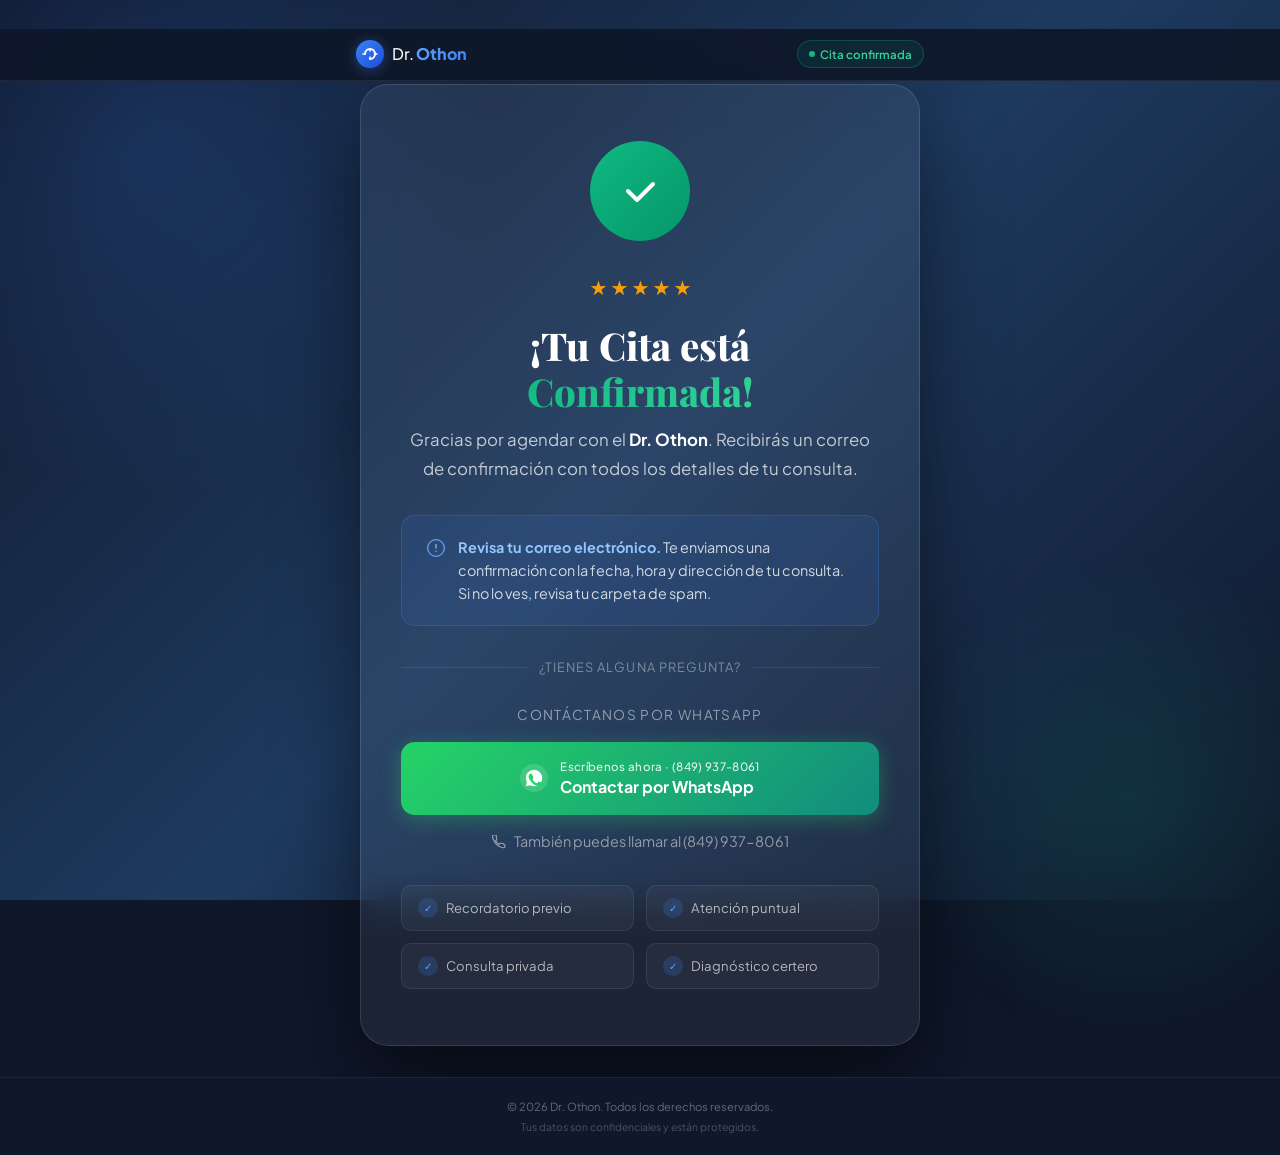
<file: gracias.html>
<!DOCTYPE html>
<html lang="es">
<head>
  <meta charset="UTF-8" />
  <meta name="viewport" content="width=device-width, initial-scale=1.0" />
  <title>¡Cita Confirmada! — Dr. Othon</title>
  <meta name="description" content="Tu cita con el Dr. Othon ha sido agendada exitosamente. Nos vemos pronto." />
  <!-- Prevent indexing of thank you page -->
  <meta name="robots" content="noindex, nofollow" />
  <link rel="preconnect" href="https://fonts.googleapis.com" />
  <link rel="preconnect" href="https://fonts.gstatic.com" crossorigin />
  <link href="https://fonts.googleapis.com/css2?family=Plus+Jakarta+Sans:wght@300;400;500;600;700;800&family=Playfair+Display:wght@700;800&display=swap" rel="stylesheet" />
  <link rel="stylesheet" href="styles.css" />

  <!-- Meta Pixel Code -->
  <script>
    !function(f,b,e,v,n,t,s)
    {if(f.fbq)return;n=f.fbq=function(){n.callMethod?
    n.callMethod.apply(n,arguments):n.queue.push(arguments)};
    if(!f._fbq)f._fbq=n;n.push=n;n.loaded=!0;n.version='2.0';
    n.queue=[];t=b.createElement(e);t.async=!0;
    t.src=v;s=b.getElementsByTagName(e)[0];
    s.parentNode.insertBefore(t,s)}(window, document,'script',
    'https://connect.facebook.net/en_US/fbevents.js');
    fbq('init', '1824860601859421');
    fbq('track', 'PageView');
    fbq('track', 'Schedule');  /* Evento de conversion: cita agendada */
  </script>
  <noscript>
    <img height="1" width="1" style="display:none"
      src="https://www.facebook.com/tr?id=1824860601859421&ev=Schedule&noscript=1" />
  </noscript>
  <!-- End Meta Pixel Code -->
  <style>
    /* ===== THANK YOU PAGE SPECIFIC STYLES ===== */
    body {
      min-height: 100vh;
      display: flex;
      flex-direction: column;
    }

    .ty-page {
      flex: 1;
      display: flex;
      align-items: center;
      justify-content: center;
      padding: 2rem 1rem;
      position: relative;
      overflow: hidden;
    }

    .ty-bg {
      position: fixed;
      inset: 0;
      background: linear-gradient(135deg, #0f172a 0%, #1e3a5f 50%, #0f172a 100%);
      z-index: -2;
    }

    .ty-bg::before {
      content: '';
      position: absolute;
      width: 700px;
      height: 700px;
      background: radial-gradient(circle, rgba(59,130,246,0.18) 0%, transparent 70%);
      top: -200px;
      left: -200px;
      border-radius: 50%;
    }

    .ty-bg::after {
      content: '';
      position: absolute;
      width: 500px;
      height: 500px;
      background: radial-gradient(circle, rgba(16,185,129,0.12) 0%, transparent 70%);
      bottom: -150px;
      right: -100px;
      border-radius: 50%;
    }

    .ty-card {
      background: rgba(255,255,255,0.06);
      backdrop-filter: blur(20px);
      border: 1px solid rgba(255,255,255,0.12);
      border-radius: 28px;
      padding: 3.5rem 2.5rem;
      max-width: 560px;
      width: 100%;
      text-align: center;
      box-shadow: 0 40px 80px rgba(0,0,0,0.5);
      animation: slideUp 0.7s cubic-bezier(0.16, 1, 0.3, 1) both;
    }

    @keyframes slideUp {
      from { opacity: 0; transform: translateY(40px) scale(0.97); }
      to   { opacity: 1; transform: translateY(0) scale(1); }
    }

    /* Checkmark animated circle */
    .success-animation {
      width: 100px;
      height: 100px;
      margin: 0 auto 2rem;
      position: relative;
    }

    .success-circle {
      width: 100px;
      height: 100px;
      border-radius: 50%;
      background: linear-gradient(135deg, #10B981, #059669);
      display: flex;
      align-items: center;
      justify-content: center;
      box-shadow: 0 0 0 0 rgba(16,185,129,0.4);
      animation: pulse-success 2s ease infinite;
    }

    @keyframes pulse-success {
      0%   { box-shadow: 0 0 0 0 rgba(16,185,129,0.4); }
      70%  { box-shadow: 0 0 0 20px rgba(16,185,129,0); }
      100% { box-shadow: 0 0 0 0 rgba(16,185,129,0); }
    }

    .success-circle svg {
      width: 48px;
      height: 48px;
    }

    .check-path {
      stroke-dasharray: 60;
      stroke-dashoffset: 60;
      animation: draw-check 0.6s ease 0.3s forwards;
    }

    @keyframes draw-check {
      to { stroke-dashoffset: 0; }
    }

    /* Stars decoration */
    .stars-row {
      display: flex;
      justify-content: center;
      gap: 4px;
      margin-bottom: 1.25rem;
      font-size: 1.2rem;
      color: #F59E0B;
    }

    .ty-title {
      font-family: 'Playfair Display', serif;
      font-size: clamp(1.8rem, 5vw, 2.4rem);
      font-weight: 800;
      color: #ffffff;
      margin-bottom: 0.75rem;
      line-height: 1.2;
    }

    .ty-title .highlight-green {
      background: linear-gradient(135deg, #10B981, #34D399);
      -webkit-background-clip: text;
      -webkit-text-fill-color: transparent;
      background-clip: text;
    }

    .ty-subtitle {
      font-size: 1.05rem;
      color: rgba(255,255,255,0.72);
      line-height: 1.7;
      margin-bottom: 2rem;
    }

    /* Info box */
    .ty-info-box {
      background: rgba(59,130,246,0.1);
      border: 1px solid rgba(59,130,246,0.25);
      border-radius: 14px;
      padding: 1.25rem 1.5rem;
      margin-bottom: 2rem;
      display: flex;
      align-items: flex-start;
      gap: 12px;
      text-align: left;
    }

    .ty-info-box svg {
      flex-shrink: 0;
      margin-top: 2px;
    }

    .ty-info-text {
      font-size: 0.9rem;
      color: rgba(255,255,255,0.8);
      line-height: 1.6;
    }

    .ty-info-text strong {
      color: #93C5FD;
    }

    /* Divider */
    .ty-divider {
      display: flex;
      align-items: center;
      gap: 12px;
      margin-bottom: 1.75rem;
    }

    .ty-divider-line {
      flex: 1;
      height: 1px;
      background: rgba(255,255,255,0.1);
    }

    .ty-divider-text {
      font-size: 0.8rem;
      color: rgba(255,255,255,0.4);
      white-space: nowrap;
      text-transform: uppercase;
      letter-spacing: 0.08em;
    }

    /* WhatsApp CTA */
    .next-steps-label {
      font-size: 0.85rem;
      color: rgba(255,255,255,0.5);
      text-transform: uppercase;
      letter-spacing: 0.1em;
      margin-bottom: 1rem;
    }

    .whatsapp-btn {
      display: inline-flex;
      align-items: center;
      justify-content: center;
      gap: 12px;
      background: linear-gradient(135deg, #25D366, #128C7E);
      color: #ffffff;
      text-decoration: none;
      font-family: 'Plus Jakarta Sans', sans-serif;
      font-weight: 700;
      font-size: 1.05rem;
      padding: 1rem 2rem;
      border-radius: 14px;
      width: 100%;
      transition: all 0.25s ease;
      box-shadow: 0 4px 20px rgba(37,211,102,0.35);
      position: relative;
      overflow: hidden;
    }

    .whatsapp-btn::before {
      content: '';
      position: absolute;
      inset: 0;
      background: linear-gradient(135deg, #25D366, #1ebe5d);
      opacity: 0;
      transition: opacity 0.25s ease;
    }

    .whatsapp-btn:hover {
      transform: translateY(-2px);
      box-shadow: 0 8px 30px rgba(37,211,102,0.5);
    }

    .whatsapp-btn:hover::before {
      opacity: 1;
    }

    .whatsapp-btn span,
    .whatsapp-btn svg {
      position: relative;
      z-index: 1;
    }

    .whatsapp-icon {
      width: 28px;
      height: 28px;
      flex-shrink: 0;
    }

    .btn-content {
      display: flex;
      flex-direction: column;
      align-items: flex-start;
    }

    .btn-label-small {
      font-size: 0.72rem;
      font-weight: 500;
      opacity: 0.85;
      letter-spacing: 0.03em;
    }

    .btn-label-main {
      font-size: 1rem;
      font-weight: 700;
    }

    /* Phone display */
    .phone-display {
      display: flex;
      align-items: center;
      justify-content: center;
      gap: 8px;
      margin-top: 1rem;
      font-size: 0.9rem;
      color: rgba(255,255,255,0.5);
    }

    /* Features list */
    .ty-features {
      display: grid;
      grid-template-columns: 1fr 1fr;
      gap: 0.75rem;
      margin-top: 2rem;
    }

    .ty-feature {
      background: rgba(255,255,255,0.04);
      border: 1px solid rgba(255,255,255,0.08);
      border-radius: 10px;
      padding: 0.75rem 1rem;
      display: flex;
      align-items: center;
      gap: 8px;
      font-size: 0.82rem;
      color: rgba(255,255,255,0.65);
    }

    .ty-feature-icon {
      width: 20px;
      height: 20px;
      border-radius: 50%;
      background: rgba(59,130,246,0.2);
      display: flex;
      align-items: center;
      justify-content: center;
      flex-shrink: 0;
      font-size: 0.65rem;
      color: #60A5FA;
    }

    @media (max-width: 480px) {
      .ty-card { padding: 2.5rem 1.5rem; }
      .ty-features { grid-template-columns: 1fr; }
    }
  </style>
</head>
<body>

  <!-- HEADER -->
  <header class="header">
    <div class="header-inner">
      <div class="logo">
        <div class="logo-icon">
          <svg width="28" height="28" viewBox="0 0 28 28" fill="none" aria-hidden="true">
            <circle cx="14" cy="14" r="14" fill="url(#logo-grad-ty)"/>
            <path d="M9 14c0-2.76 2.24-5 5-5s5 2.24 5 5-2.24 5-5 5" stroke="#fff" stroke-width="2" stroke-linecap="round"/>
            <path d="M14 9v2M14 17v2M9 14H7M21 14h-2" stroke="#fff" stroke-width="1.5" stroke-linecap="round"/>
            <defs>
              <linearGradient id="logo-grad-ty" x1="0" y1="0" x2="28" y2="28" gradientUnits="userSpaceOnUse">
                <stop stop-color="#3B82F6"/>
                <stop offset="1" stop-color="#1D4ED8"/>
              </linearGradient>
            </defs>
          </svg>
        </div>
        <span class="logo-text">Dr. <strong>Othon</strong></span>
      </div>
      <div class="header-badge" style="background: rgba(16,185,129,0.1); border-color: rgba(16,185,129,0.25);">
        <span class="badge-dot" style="background: #10B981;"></span>
        <span style="color: #34D399;">Cita confirmada</span>
      </div>
    </div>
  </header>

  <!-- BACKGROUND -->
  <div class="ty-bg"></div>

  <!-- THANK YOU PAGE -->
  <main class="ty-page" role="main">
    <div class="ty-card">

      <!-- Success animation -->
      <div class="success-animation" aria-label="Cita confirmada exitosamente">
        <div class="success-circle">
          <svg viewBox="0 0 48 48" fill="none" aria-hidden="true">
            <path class="check-path" d="M12 24l9 9 16-16" 
              stroke="#ffffff" stroke-width="4" stroke-linecap="round" stroke-linejoin="round"/>
          </svg>
        </div>
      </div>

      <!-- Stars -->
      <div class="stars-row" aria-label="5 estrellas">
        <span>★</span><span>★</span><span>★</span><span>★</span><span>★</span>
      </div>

      <h1 class="ty-title">
        ¡Tu Cita está<br/>
        <span class="highlight-green">Confirmada!</span>
      </h1>

      <p class="ty-subtitle">
        Gracias por agendar con el <strong style="color: #fff;">Dr. Othon</strong>. 
        Recibirás un correo de confirmación con todos los detalles de tu consulta.
      </p>

      <!-- Info reminder -->
      <div class="ty-info-box">
        <svg width="20" height="20" viewBox="0 0 24 24" fill="none" aria-hidden="true">
          <circle cx="12" cy="12" r="10" stroke="#60A5FA" stroke-width="1.5"/>
          <path d="M12 8v4M12 16h.01" stroke="#60A5FA" stroke-width="2" stroke-linecap="round"/>
        </svg>
        <p class="ty-info-text">
          <strong>Revisa tu correo electrónico.</strong> Te enviamos una confirmación con la fecha, hora y dirección de tu consulta. Si no lo ves, revisa tu carpeta de spam.
        </p>
      </div>

      <div class="ty-divider">
        <div class="ty-divider-line"></div>
        <div class="ty-divider-text">¿Tienes alguna pregunta?</div>
        <div class="ty-divider-line"></div>
      </div>

      <p class="next-steps-label">Contáctanos por WhatsApp</p>

      <!-- WHATSAPP BUTTON -->
      <a 
        href="https://wa.me/18499378061?text=Hola%20Dr.%20Othon%2C%20acabo%20de%20agendar%20mi%20cita%20y%20tengo%20una%20pregunta." 
        class="whatsapp-btn"
        id="whatsapp-contact-btn"
        target="_blank"
        rel="noopener noreferrer"
        aria-label="Contactar al Dr. Othon por WhatsApp al número 849-937-8061"
      >
        <!-- WhatsApp SVG Icon -->
        <svg class="whatsapp-icon" viewBox="0 0 48 48" fill="none" aria-hidden="true">
          <circle cx="24" cy="24" r="24" fill="rgba(255,255,255,0.15)"/>
          <path d="M24 10C16.268 10 10 16.268 10 24c0 2.463.646 4.773 1.775 6.778L10 38l7.46-1.748A13.94 13.94 0 0024 38c7.732 0 14-6.268 14-14S31.732 10 24 10z" fill="#ffffff"/>
          <path d="M20.5 17.5c-.4-1-.8-1-1.2-1h-1c-.4 0-1 .2-1.5.7s-2 2-2 4.8c0 2.8 2 5.6 2.3 5.9.3.3 4 6.3 9.8 8.6 4.8 1.9 5.8 1.5 6.8 1.4 1-.1 3.3-1.3 3.8-2.6.5-1.3.5-2.4.3-2.6-.2-.2-.5-.3-1-.6-.5-.3-3.3-1.6-3.8-1.8-.5-.2-.9-.3-1.3.3-.4.6-1.5 1.8-1.8 2.2-.3.3-.7.4-1.2.1-.5-.3-2.2-.8-4.2-2.6-1.6-1.4-2.6-3.1-2.9-3.6-.3-.5 0-.8.2-1 .2-.2.5-.6.7-.8.2-.3.3-.5.5-.8.2-.3.1-.6 0-.9l-1.5-3.3z" fill="#25D366"/>
        </svg>
        <div class="btn-content">
          <span class="btn-label-small">Escríbenos ahora ·&nbsp;(849) 937-8061</span>
          <span class="btn-label-main">Contactar por WhatsApp</span>
        </div>
      </a>

      <div class="phone-display">
        <svg width="14" height="14" viewBox="0 0 24 24" fill="none" aria-hidden="true">
          <path d="M22 16.92v3a2 2 0 01-2.18 2 19.79 19.79 0 01-8.63-3.07A19.5 19.5 0 013.8 10.57 19.79 19.79 0 01.75 2a2 2 0 012-2.18H5.5a2 2 0 012 1.72A15.35 15.35 0 008 6.5a2 2 0 01-.45 2.11L6.09 10.1a16 16 0 006 6l1.49-1.46A2 2 0 0115.7 14.1a15.35 15.35 0 003 .5 2 2 0 011.72 2z" stroke="currentColor" stroke-width="2" stroke-linecap="round" stroke-linejoin="round"/>
        </svg>
        También puedes llamar al (849) 937-8061
      </div>

      <!-- Quick features -->
      <div class="ty-features">
        <div class="ty-feature">
          <div class="ty-feature-icon">✓</div>
          Recordatorio previo
        </div>
        <div class="ty-feature">
          <div class="ty-feature-icon">✓</div>
          Atención puntual
        </div>
        <div class="ty-feature">
          <div class="ty-feature-icon">✓</div>
          Consulta privada
        </div>
        <div class="ty-feature">
          <div class="ty-feature-icon">✓</div>
          Diagnóstico certero
        </div>
      </div>

    </div>
  </main>

  <!-- FOOTER -->
  <footer class="footer" style="background: transparent; border-top: 1px solid rgba(255,255,255,0.06);">
    <div class="container">
      <div class="footer-inner">
        <p class="footer-copy" style="color: rgba(255,255,255,0.35);">© 2026 Dr. Othon. Todos los derechos reservados.</p>
        <p class="footer-note" style="color: rgba(255,255,255,0.25);">Tus datos son confidenciales y están protegidos.</p>
      </div>
    </div>
  </footer>

  <script>
    // Confetti celebration on load
    (function() {
      const colors = ['#3B82F6','#10B981','#F59E0B','#8B5CF6','#EC4899','#06B6D4'];
      const count = 80;
      const container = document.body;

      for (let i = 0; i < count; i++) {
        const el = document.createElement('div');
        el.style.cssText = `
          position: fixed;
          width: ${Math.random() * 8 + 4}px;
          height: ${Math.random() * 8 + 4}px;
          background: ${colors[Math.floor(Math.random() * colors.length)]};
          border-radius: ${Math.random() > 0.5 ? '50%' : '2px'};
          left: ${Math.random() * 100}vw;
          top: -10px;
          z-index: 9999;
          pointer-events: none;
          opacity: ${Math.random() * 0.8 + 0.2};
          animation: confetti-fall ${Math.random() * 3 + 2}s ease-in ${Math.random() * 1.5}s forwards;
          transform: rotate(${Math.random() * 360}deg);
        `;
        container.appendChild(el);
        setTimeout(() => el.remove(), 5000);
      }
    })();
  </script>

  <style>
    @keyframes confetti-fall {
      0%   { transform: translateY(0) rotate(0deg); opacity: 1; }
      100% { transform: translateY(105vh) rotate(720deg); opacity: 0; }
    }
  </style>
</body>
</html>
</file>
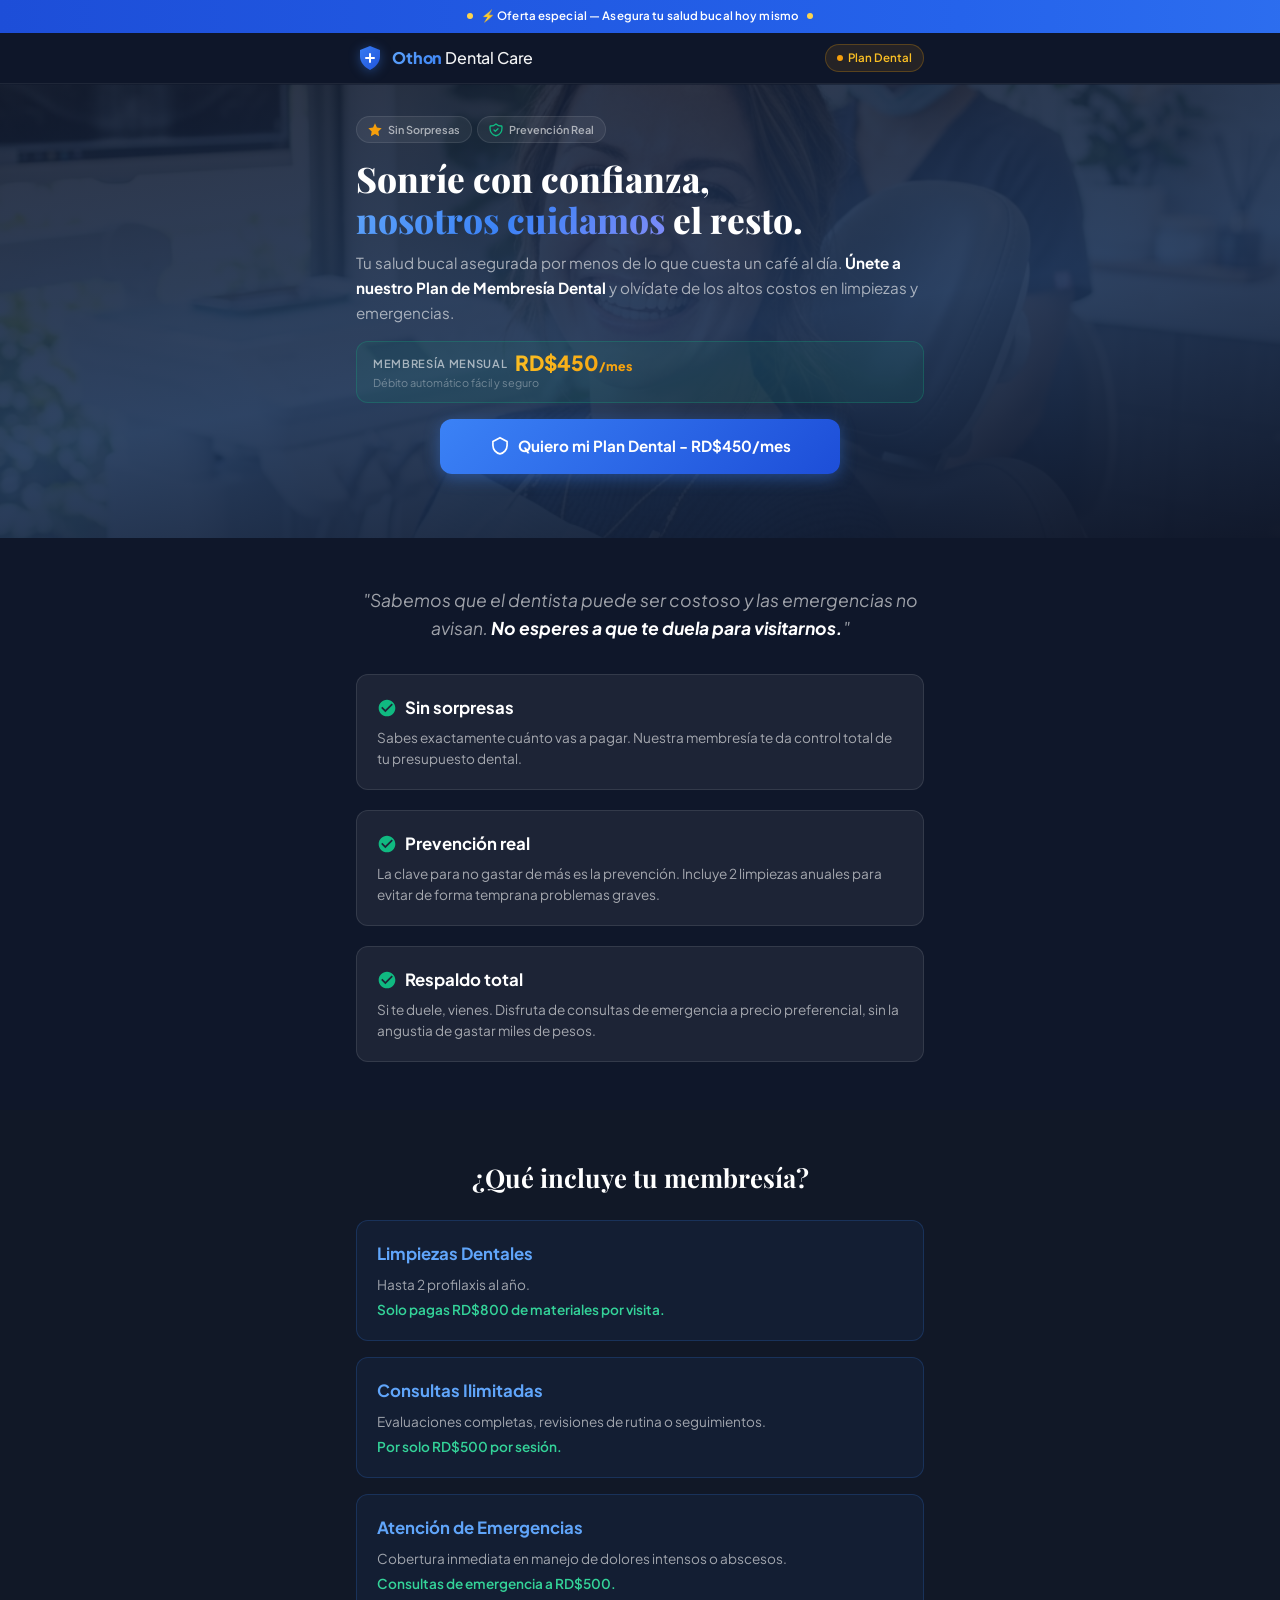
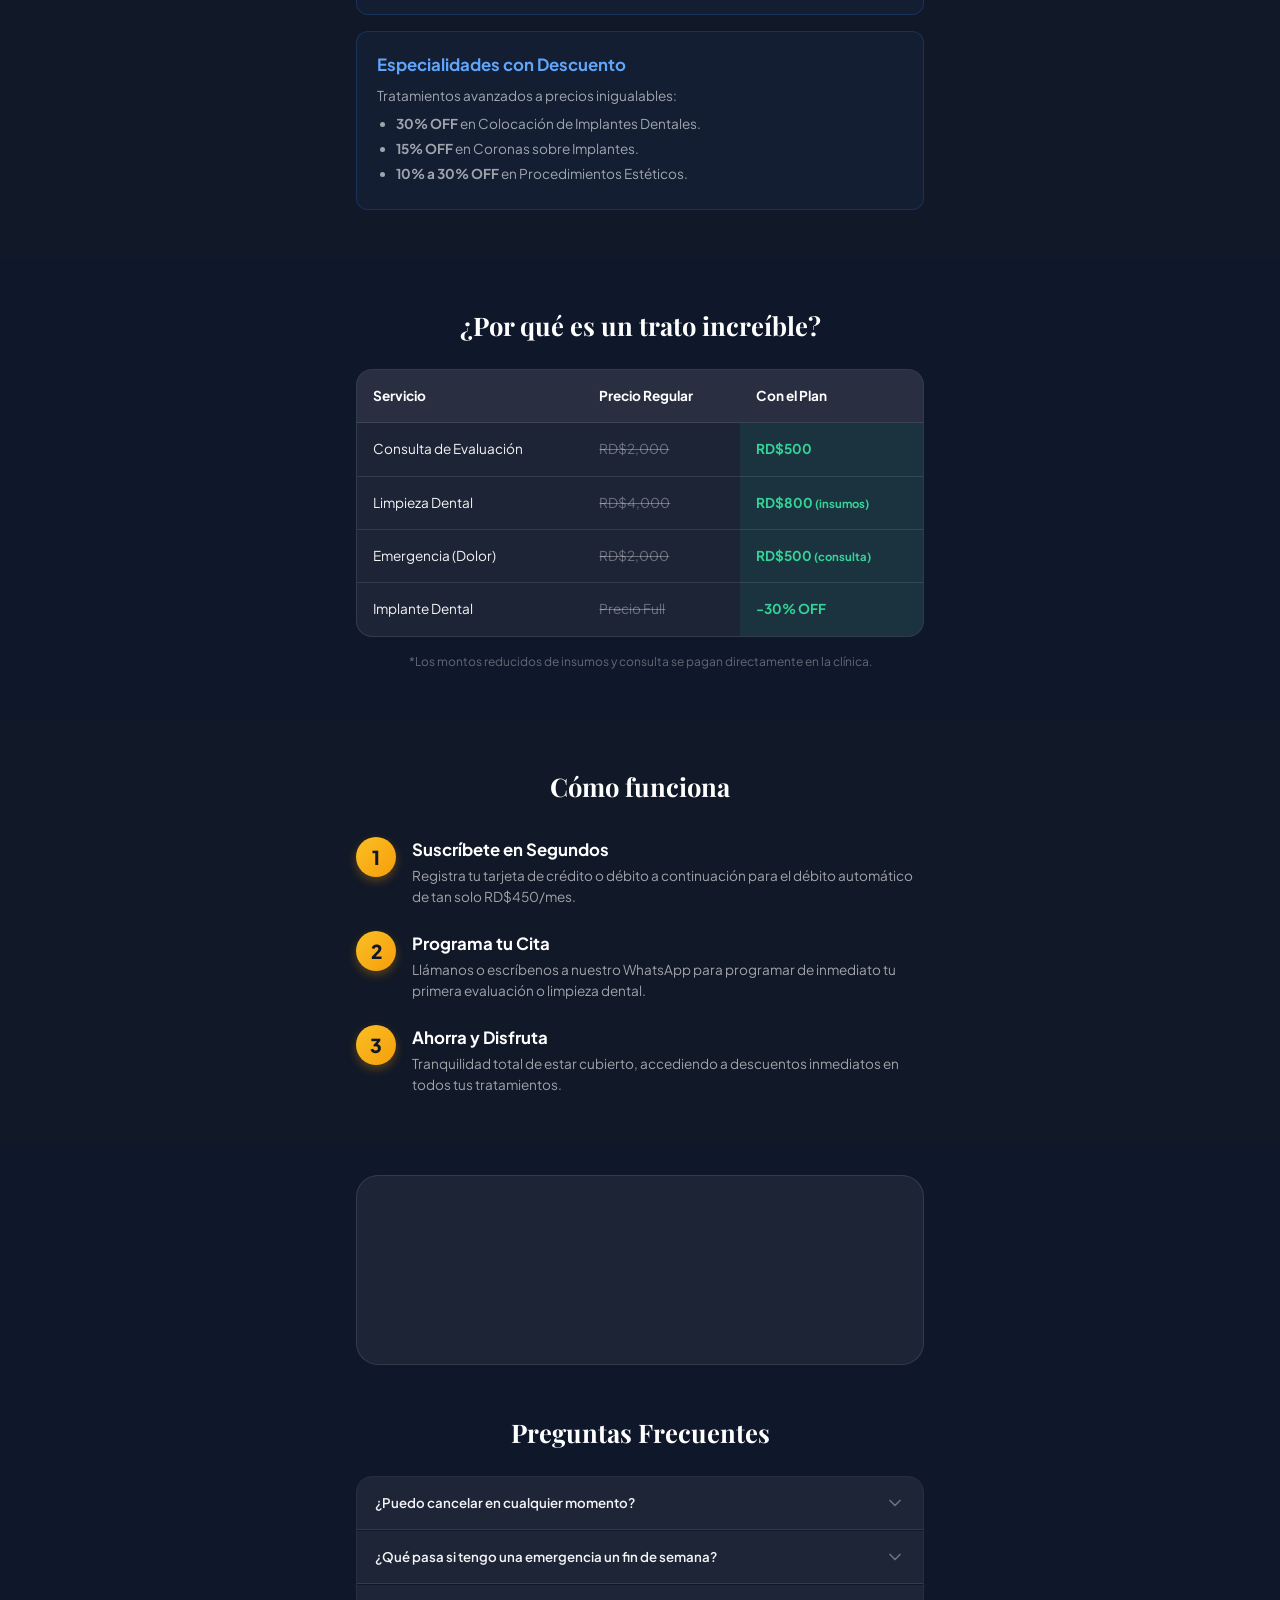
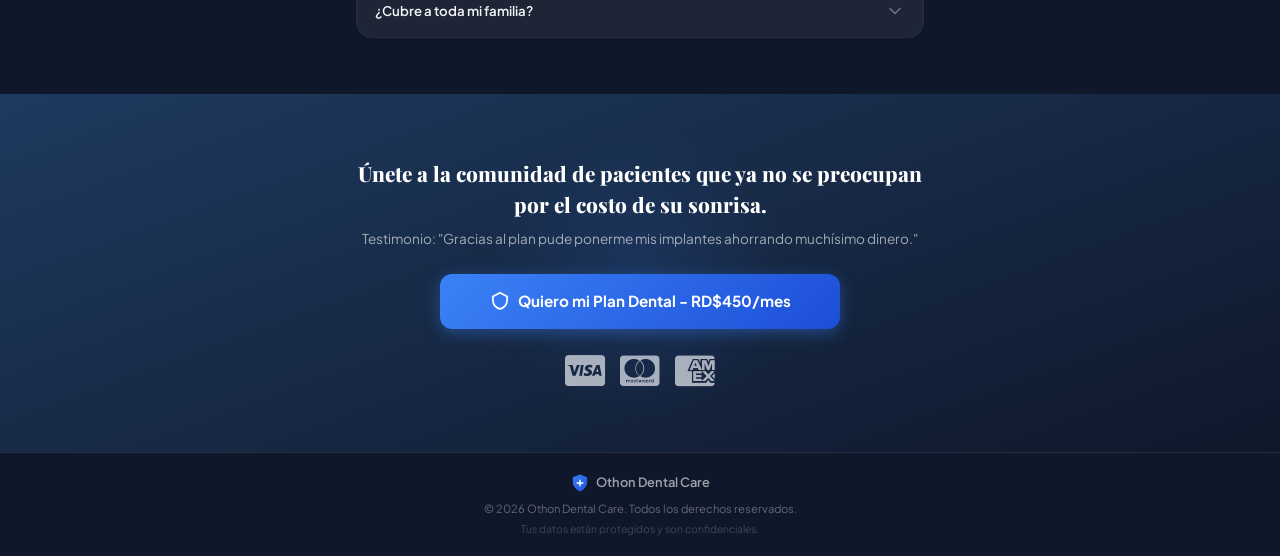
<file: plan-dental.html>
<!DOCTYPE html>
<html lang="es">
<head>
  <meta charset="UTF-8" />
  <meta name="viewport" content="width=device-width, initial-scale=1.0" />

  <!-- ── SEO Principal ─────────────────────────────────── -->
  <title>Plan Dental | Asegura tu sonrisa sin sorpresas</title>
  <meta name="description" content="Únete a nuestro Plan de Membresía Dental. Prevención, consultas y emergencias cubiertas por RD$450/mes." />
  <link rel="canonical" href="https://othonlanding.pages.dev/" />

  <!-- ── Tema y favicon ────────────────────────────────── -->
  <meta name="theme-color" content="#0f172a" />
  <link rel="icon" type="image/svg+xml" href="data:image/svg+xml,<svg xmlns='http://www.w3.org/2000/svg' viewBox='0 0 32 32'><circle cx='16' cy='16' r='16' fill='%231D4ED8'/><path d='M10 16c0-3.3 2.7-6 6-6s6 2.7 6 6-2.7 6-6 6' stroke='%23fff' stroke-width='2.5' stroke-linecap='round' fill='none'/><path d='M16 10v2M16 20v2M10 16H8M24 16h-2' stroke='%23fff' stroke-width='2' stroke-linecap='round'/></svg>" />

  <!-- ── Fuentes ────────────────────────────────────────── -->
  <link href="https://fonts.googleapis.com/css2?family=Plus+Jakarta+Sans:wght@400;500;600;700;800&family=Playfair+Display:wght@700;800&display=swap" rel="stylesheet" />
  <link rel="stylesheet" href="https://cdnjs.cloudflare.com/ajax/libs/font-awesome/6.4.0/css/all.min.css" />

  <!-- ── CSS Principal ───────────────────────────────────── -->
  <link rel="stylesheet" href="styles.css" />

  <!-- ── Estilos Específicos Plan Dental ───────────────── -->
  <style>
    /* Estilos inyectados sobre la estructura existente */
    .hero {
      background: linear-gradient(170deg, rgba(15,23,42,0.88) 0%, rgba(30,53,88,0.92) 55%, rgba(15,23,42,0.98) 100%), 
                  url('assets/hero_bg.png') center/cover;
      padding-bottom: 4rem;
    }
    
    .problem-solution { padding: 3rem 0; }
    .problem-intro { 
      font-size: 1.1rem; color: var(--text-secondary); text-align: center; 
      margin-bottom: 2rem; font-style: italic; line-height: 1.6;
    }
    .features-list { display: flex; flex-direction: column; gap: 1.25rem; }
    .feature-item { 
      background: var(--glass-bg); padding: 1.25rem; 
      border-radius: var(--radius-md); border: 1px solid var(--glass-border); 
      transform: translateY(20px); opacity: 0;
    }
    .feature-item-title { 
      font-weight: 700; color: var(--white); margin-bottom: 0.5rem; 
      display: flex; align-items: center; gap: 8px; font-size: 1.05rem;
    }
    .feature-item p { font-size: 0.85rem; color: var(--text-secondary); line-height: 1.5; }
    
    .benefits-section { padding: 3rem 0; background: #111827; }
    .benefits-grid { display: grid; gap: 1rem; margin-top: 1.5rem; }
    .benefit-card { 
      background: rgba(59,130,246,0.06); border: 1px solid rgba(59,130,246,0.2); 
      padding: 1.25rem; border-radius: var(--radius-md);
      transform: translateY(20px); opacity: 0;
    }
    .benefit-card h3 { color: #60A5FA; margin-bottom: 0.5rem; font-size: 1.05rem; font-weight: 700; }
    .benefit-card p { font-size: 0.85rem; color: var(--text-secondary); line-height: 1.5; }
    .benefit-card ul { margin-top: 0.5rem; padding-left: 1.2rem; font-size: 0.85rem; color: var(--text-secondary); }
    .benefit-card li { margin-bottom: 0.3rem; }
    
    .comparison-section { padding: 3rem 0; background: var(--slate-900); }
    .comparison-table-wrapper {
      background: var(--glass-bg); border-radius: var(--radius-lg); 
      border: 1px solid var(--glass-border); overflow: hidden; margin-top: 1.5rem;
      transform: translateY(20px); opacity: 0;
    }
    .comparison-table { width: 100%; border-collapse: collapse; text-align: left; }
    .comparison-table th, .comparison-table td { padding: 1rem; border-bottom: 1px solid var(--glass-border); font-size: 0.85rem;}
    .comparison-table th { background: rgba(255,255,255,0.05); color: var(--white); font-weight: 700; }
    .comparison-table tr:last-child td { border-bottom: none; }
    .col-regular { color: var(--text-muted); text-decoration: line-through; }
    .col-plan { background: rgba(16,185,129,0.1); color: var(--green-400); font-weight: 700; }
    
    .how-it-works { padding: 3rem 0; background: #111827; }
    .step-list { display: flex; flex-direction: column; gap: 1.5rem; margin-top: 2rem;}
    .step-card { display: flex; gap: 1rem; align-items: flex-start; transform: translateY(20px); opacity: 0; }
    .step-number { 
      background: linear-gradient(135deg, #FBBF24, #F59E0B); color: #0f172a; 
      width: 40px; height: 40px; border-radius: 50%; display: flex; 
      align-items: center; justify-content: center; font-weight: 800; 
      flex-shrink: 0; font-size: 1.2rem; box-shadow: 0 4px 10px rgba(245,158,11,0.3);
    }
    .step-content h3 { color: var(--white); margin-bottom: 0.25rem; font-size: 1.05rem; }
    .step-content p { font-size: 0.85rem; color: var(--text-secondary); line-height: 1.5; }
    
    .form-wrapper {
      background: var(--glass-bg); border: 1px solid var(--glass-border);
      border-radius: var(--radius-xl); padding: 1rem; margin-top: 2rem;
    }
    
    .card-badges {
      display: flex; gap: 10px; justify-content: center; margin-top: 1.5rem;
    }
    .card-badges img { height: 24px; opacity: 0.7; }
  </style>
</head>
<body>

  <!-- URGENCY BANNER -->
  <div class="urgency-banner" id="urgency-banner">
    <span class="pulse-dot"></span>
    <span>⚡ Oferta especial — Asegura tu salud bucal hoy mismo</span>
    <span class="pulse-dot"></span>
  </div>

  <!-- HEADER -->
  <header class="header">
    <div class="header-inner">
      <div class="logo">
        <div class="logo-icon">
          <svg width="28" height="28" viewBox="0 0 28 28" fill="none" aria-hidden="true">
            <path d="M14 2L4 6v6.5c0 5.5 4.3 10.7 10 13.5 5.7-2.8 10-8 10-13.5V6l-10-4z" fill="url(#logo-grad)"/>
            <path d="M14 9A1 1 0 0013 10V13H10A1 1 0 0010 15H13V18A1 1 0 0015 18V15H18A1 1 0 0018 13H15V10A1 1 0 0014 9Z" fill="#fff"/>
            <defs>
              <linearGradient id="logo-grad" x1="0" y1="0" x2="28" y2="28" gradientUnits="userSpaceOnUse">
                <stop stop-color="#3B82F6"/>
                <stop offset="1" stop-color="#1D4ED8"/>
              </linearGradient>
            </defs>
          </svg>
        </div>
        <span class="logo-text"><strong>Othon</strong> Dental Care</span>
      </div>
      <div class="header-badge" style="background: rgba(245,158,11,0.1); border-color: rgba(245,158,11,0.25); color: #FBBF24;">
        <span class="badge-dot" style="background: #F59E0B;"></span>
        <span>Plan Dental</span>
      </div>
    </div>
  </header>

  <!-- 1. HERO SECTION -->
  <section class="hero">
    <div class="container">
      <div class="hero-content">
        <div class="trust-badges">
          <div class="trust-badge">
            <svg width="16" height="16" viewBox="0 0 24 24" fill="none"><path d="M12 2l2.9 6.3L22 9.3l-5 4.9 1.2 7L12 18l-6.2 3.2 1.2-7L2 9.3l7.1-1z" fill="#F59E0B"/></svg>
            Sin Sorpresas
          </div>
          <div class="trust-badge">
            <svg width="16" height="16" viewBox="0 0 24 24" fill="none"><path d="M9 12l2 2 4-4m5.618-4.016A11.955 11.955 0 0112 2.944a11.955 11.955 0 01-8.618 3.04A12.02 12.02 0 003 9c0 5.591 3.824 10.29 9 11.622 5.176-1.332 9-6.03 9-11.622 0-1.042-.133-2.052-.382-3.016z" stroke="#10B981" stroke-width="2" stroke-linecap="round" stroke-linejoin="round"/></svg>
            Prevención Real
          </div>
        </div>

        <h1 class="hero-title">
          Sonríe con confianza, <br/><span class="highlight-text">nosotros cuidamos</span> el resto.
        </h1>

        <p class="hero-subtitle">
          Tu salud bucal asegurada por menos de lo que cuesta un café al día. <strong>Únete a nuestro Plan de Membresía Dental</strong> y olvídate de los altos costos en limpiezas y emergencias.
        </p>

        <div class="price-tag">
          <div class="price-tag-inner">
            <span class="price-label">Membresía Mensual</span>
            <span class="price-amount">RD$450<small style="font-size: 0.6em; color:var(--text-muted)">/mes</small></span>
          </div>
          <div class="price-note">Débito automático fácil y seguro</div>
        </div>
        <div style="display: flex; justify-content: center; width: 100%; margin-top: 10px;">
          <a href="#form-section" class="btn-primary btn-large">
            <svg width="20" height="20" viewBox="0 0 24 24" fill="none" aria-hidden="true">
              <path d="M12 2l-8.5 4.5v5c0 4.6 3.6 8.9 8.5 10 4.9-1.1 8.5-5.4 8.5-10v-5L12 2z" stroke="currentColor" stroke-width="2" stroke-linecap="round" stroke-linejoin="round"/>
            </svg>
            Quiero mi Plan Dental - RD$450/mes
          </a>
        </div>
      </div>
    </div>
  </section>

  <!-- 2. EL PROBLEMA VS. LA SOLUCIÓN -->
  <section class="problem-solution animate-on-scroll">
    <div class="container">
      <p class="problem-intro">
        "Sabemos que el dentista puede ser costoso y las emergencias no avisan. <strong style="color:var(--white);">No esperes a que te duela para visitarnos.</strong>"
      </p>
      
      <div class="features-list">
        <div class="feature-item animate-block">
          <div class="feature-item-title">
            <svg width="20" height="20" viewBox="0 0 24 24" fill="none"><path d="M12 2C6.48 2 2 6.48 2 12s4.48 10 10 10 10-4.48 10-10S17.52 2 12 2zm-2 15l-5-5 1.41-1.41L10 14.17l7.59-7.59L19 8l-9 9z" fill="#10B981"/></svg>
            Sin sorpresas
          </div>
          <p>Sabes exactamente cuánto vas a pagar. Nuestra membresía te da control total de tu presupuesto dental.</p>
        </div>
        <div class="feature-item animate-block">
          <div class="feature-item-title">
            <svg width="20" height="20" viewBox="0 0 24 24" fill="none"><path d="M12 2C6.48 2 2 6.48 2 12s4.48 10 10 10 10-4.48 10-10S17.52 2 12 2zm-2 15l-5-5 1.41-1.41L10 14.17l7.59-7.59L19 8l-9 9z" fill="#10B981"/></svg>
            Prevención real
          </div>
          <p>La clave para no gastar de más es la prevención. Incluye 2 limpiezas anuales para evitar de forma temprana problemas graves.</p>
        </div>
        <div class="feature-item animate-block">
          <div class="feature-item-title">
            <svg width="20" height="20" viewBox="0 0 24 24" fill="none"><path d="M12 2C6.48 2 2 6.48 2 12s4.48 10 10 10 10-4.48 10-10S17.52 2 12 2zm-2 15l-5-5 1.41-1.41L10 14.17l7.59-7.59L19 8l-9 9z" fill="#10B981"/></svg>
            Respaldo total
          </div>
          <p>Si te duele, vienes. Disfruta de consultas de emergencia a precio preferencial, sin la angustia de gastar miles de pesos.</p>
        </div>
      </div>
    </div>
  </section>

  <!-- 3. LOS BENEFICIOS DEL PLAN -->
  <section class="benefits-section animate-on-scroll">
    <div class="container">
      <h2 class="section-title">¿Qué incluye tu membresía?</h2>
      
      <div class="benefits-grid">
        <div class="benefit-card animate-block">
          <h3>Limpiezas Dentales</h3>
          <p>Hasta 2 profilaxis al año.</p>
          <p style="margin-top: 5px; color: var(--green-400); font-weight: 600;">Solo pagas RD$800 de materiales por visita.</p>
        </div>
        
        <div class="benefit-card animate-block">
          <h3>Consultas Ilimitadas</h3>
          <p>Evaluaciones completas, revisiones de rutina o seguimientos.</p>
          <p style="margin-top: 5px; color: var(--green-400); font-weight: 600;">Por solo RD$500 por sesión.</p>
        </div>
        
        <div class="benefit-card animate-block">
          <h3>Atención de Emergencias</h3>
          <p>Cobertura inmediata en manejo de dolores intensos o abscesos.</p>
          <p style="margin-top: 5px; color: var(--green-400); font-weight: 600;">Consultas de emergencia a RD$500.</p>
        </div>
        
        <div class="benefit-card animate-block">
          <h3>Especialidades con Descuento</h3>
          <p>Tratamientos avanzados a precios inigualables:</p>
          <ul>
            <li><strong>30% OFF</strong> en Colocación de Implantes Dentales.</li>
            <li><strong>15% OFF</strong> en Coronas sobre Implantes.</li>
            <li><strong>10% a 30% OFF</strong> en Procedimientos Estéticos.</li>
          </ul>
        </div>
      </div>
    </div>
  </section>

  <!-- 4. Cuadro de Comparación -->
  <section class="comparison-section animate-on-scroll">
    <div class="container">
      <h2 class="section-title">¿Por qué es un trato increíble?</h2>
      
      <div class="comparison-table-wrapper animate-block">
        <table class="comparison-table">
          <thead>
            <tr>
              <th>Servicio</th>
              <th>Precio Regular</th>
              <th class="col-plan">Con el Plan</th>
            </tr>
          </thead>
          <tbody>
            <tr>
              <td>Consulta de Evaluación</td>
              <td class="col-regular">RD$2,000</td>
              <td class="col-plan">RD$500</td>
            </tr>
            <tr>
              <td>Limpieza Dental</td>
              <td class="col-regular">RD$4,000</td>
              <td class="col-plan">RD$800 <small>(insumos)</small></td>
            </tr>
            <tr>
              <td>Emergencia (Dolor)</td>
              <td class="col-regular">RD$2,000</td>
              <td class="col-plan">RD$500 <small>(consulta)</small></td>
            </tr>
            <tr>
              <td>Implante Dental</td>
              <td class="col-regular">Precio Full</td>
              <td class="col-plan">-30% OFF</td>
            </tr>
          </tbody>
        </table>
      </div>
      <p style="text-align: center; font-size: 0.75rem; color: var(--text-muted); margin-top: 1rem;">
        *Los montos reducidos de insumos y consulta se pagan directamente en la clínica.
      </p>
    </div>
  </section>

  <!-- 5. Cómo Funciona -->
  <section class="how-it-works animate-on-scroll">
    <div class="container">
      <h2 class="section-title">Cómo funciona</h2>
      
      <div class="step-list">
        <div class="step-card animate-block">
          <div class="step-number">1</div>
          <div class="step-content">
            <h3>Suscríbete en Segundos</h3>
            <p>Registra tu tarjeta de crédito o débito a continuación para el débito automático de tan solo RD$450/mes.</p>
          </div>
        </div>
        
        <div class="step-card animate-block">
          <div class="step-number">2</div>
          <div class="step-content">
            <h3>Programa tu Cita</h3>
            <p>Llámanos o escríbenos a nuestro WhatsApp para programar de inmediato tu primera evaluación o limpieza dental.</p>
          </div>
        </div>
        
        <div class="step-card animate-block">
          <div class="step-number">3</div>
          <div class="step-content">
            <h3>Ahorra y Disfruta</h3>
            <p>Tranquilidad total de estar cubierto, accediendo a descuentos inmediatos en todos tus tratamientos.</p>
          </div>
        </div>
      </div>
    </div>
  </section>

  <!-- FORM / LEADWAYS -->
  <section class="form-section animate-on-scroll" id="form-section">
    <div class="container">
      <div class="form-wrapper">
        <iframe
            src="https://api.leadways.app/widget/form/xWNGcpheY6dtWCyKetTd"
            style="width:100%;height:100%;border:none;border-radius:3px"
            id="inline-xWNGcpheY6dtWCyKetTd" 
            data-layout="{'id':'INLINE'}"
            data-trigger-type="alwaysShow"
            data-trigger-value=""
            data-activation-type="alwaysActivated"
            data-activation-value=""
            data-deactivation-type="neverDeactivate"
            data-deactivation-value=""
            data-form-name="Plan Dental"
            data-height="330"
            data-layout-iframe-id="inline-xWNGcpheY6dtWCyKetTd"
            data-form-id="xWNGcpheY6dtWCyKetTd"
            title="Plan Dental"
                >
        </iframe>
        <script src="https://api.leadways.app/js/form_embed.js"></script>
      </div>
    </div>
  </section>

  <!-- 6. FAQ SECTION -->
  <section class="faq-section animate-on-scroll" style="padding-top: 3rem;">
    <div class="container-narrow">
      <h2 class="section-title">Preguntas Frecuentes</h2>
      <div class="faq-list">
        <div class="faq-item">
          <button class="faq-question" aria-expanded="false" onclick="toggleFaq(this)">
            <span>¿Puedo cancelar en cualquier momento?</span>
            <svg class="faq-icon" width="20" height="20" viewBox="0 0 24 24" fill="none"><path d="M6 9l6 6 6-6" stroke="currentColor" stroke-width="2" stroke-linecap="round" stroke-linejoin="round"/></svg>
          </button>
          <div class="faq-answer">
            <p>Recomendamos firmemente una permanencia de al menos 12 meses para que realmente puedas aprovechar los grandes descuentos (por ejemplo, en implantes). Sin embargo, siempre puedes consultar con nosotros nuestras políticas de cancelación flexible.</p>
          </div>
        </div>
        
        <div class="faq-item">
          <button class="faq-question" aria-expanded="false" onclick="toggleFaq(this)">
            <span>¿Qué pasa si tengo una emergencia un fin de semana?</span>
            <svg class="faq-icon" width="20" height="20" viewBox="0 0 24 24" fill="none"><path d="M6 9l6 6 6-6" stroke="currentColor" stroke-width="2" stroke-linecap="round" stroke-linejoin="round"/></svg>
          </button>
          <div class="faq-answer">
            <p>Como miembro VIP de nuestro Plan Dental, tienes prioridad máxima en nuestra agenda de atención. Nos pondremos en contacto contigo lo antes posible para aliviar tu molestia.</p>
          </div>
        </div>
        
        <div class="faq-item">
          <button class="faq-question" aria-expanded="false" onclick="toggleFaq(this)">
            <span>¿Cubre a toda mi familia?</span>
            <svg class="faq-icon" width="20" height="20" viewBox="0 0 24 24" fill="none"><path d="M6 9l6 6 6-6" stroke="currentColor" stroke-width="2" stroke-linecap="round" stroke-linejoin="round"/></svg>
          </button>
          <div class="faq-answer">
            <p>El plan básico es individual. No obstante, si te interesa proteger también a tu familia, te invitamos a que nos preguntes por nuestros paquetes familiares con descuentos aún más especiales.</p>
          </div>
        </div>
      </div>
    </div>
  </section>

  <!-- 7. FINAL CTA -->
  <section class="final-cta animate-on-scroll">
    <div class="container-narrow text-center">
      <h2 class="cta-title" style="font-size: 1.3rem;">Únete a la comunidad de pacientes que ya no se preocupan por el costo de su sonrisa.</h2>
      <p class="cta-subtitle">Testimonio: "Gracias al plan pude ponerme mis implantes ahorrando muchísimo dinero."</p>
      
      <a href="#form-section" class="btn-primary btn-large">
        <svg width="20" height="20" viewBox="0 0 24 24" fill="none" aria-hidden="true">
          <path d="M12 2l-8.5 4.5v5c0 4.6 3.6 8.9 8.5 10 4.9-1.1 8.5-5.4 8.5-10v-5L12 2z" stroke="currentColor" stroke-width="2" stroke-linecap="round" stroke-linejoin="round"/>
        </svg>
        Quiero mi Plan Dental - RD$450/mes
      </a>

      <!-- Logos de Tarjetas -->
      <div class="card-badges" style="display: flex; gap: 15px; justify-content: center; margin-top: 1.5rem; align-items: center; font-size: 2.2rem; color: rgba(255, 255, 255, 0.65);">
        <i class="fa-brands fa-cc-visa"></i>
        <i class="fa-brands fa-cc-mastercard"></i>
        <i class="fa-brands fa-cc-amex"></i>
      </div>
    </div>
  </section>

  <!-- FOOTER -->
  <footer class="footer">
    <div class="container">
      <div class="footer-inner">
        <div class="footer-logo">
          <svg width="20" height="20" viewBox="0 0 28 28" fill="none" aria-hidden="true">
            <path d="M14 2L4 6v6.5c0 5.5 4.3 10.7 10 13.5 5.7-2.8 10-8 10-13.5V6l-10-4z" fill="url(#logo-grad2)"/>
            <path d="M14 9A1 1 0 0013 10V13H10A1 1 0 0010 15H13V18A1 1 0 0015 18V15H18A1 1 0 0018 13H15V10A1 1 0 0014 9Z" fill="#fff"/>
            <defs>
              <linearGradient id="logo-grad2" x1="0" y1="0" x2="28" y2="28" gradientUnits="userSpaceOnUse">
                <stop stop-color="#3B82F6"/><stop offset="1" stop-color="#1D4ED8"/>
              </linearGradient>
            </defs>
          </svg>
          <span>Othon Dental Care</span>
        </div>
        <p class="footer-copy">© 2026 Othon Dental Care. Todos los derechos reservados.</p>
        <p class="footer-note">Tus datos están protegidos y son confidenciales.</p>
      </div>
    </div>
  </footer>

  <!-- Script principal original para el FAQ y smooth scrolling -->
  <script src="main.js"></script>

  <!-- Script extra para nuevas animaciones (Blocks) -->
  <script>
    document.addEventListener("DOMContentLoaded", () => {
      const observer = new IntersectionObserver((entries) => {
        entries.forEach(entry => {
          if (entry.isIntersecting) {
            entry.target.style.opacity = '1';
            entry.target.style.transform = 'translateY(0)';
            observer.unobserve(entry.target);
          }
        });
      }, { threshold: 0.1 });

      const animateBlocks = document.querySelectorAll('.animate-block');
      animateBlocks.forEach((el, i) => {
        el.style.transition = `opacity 0.6s ease ${i * 0.1}s, transform 0.6s ease ${i * 0.1}s`;
        observer.observe(el);
      });
    });
  </script>
</body>
</html>
</file>
<file: styles.css>
/* =========================================================
   DR. OTHON LANDING — MOBILE-FIRST STYLES
   Todo está diseñado para móvil por defecto.
   Desktop es secundario.
   ========================================================= */

/* ── Reset & Base ────────────────────────────────────────── */
*, *::before, *::after {
  box-sizing: border-box;
  margin: 0;
  padding: 0;
}

:root {
  --blue-500:   #3B82F6;
  --blue-600:   #2563EB;
  --blue-700:   #1D4ED8;
  --green-400:  #34D399;
  --green-500:  #10B981;
  --amber-400:  #FBBF24;
  --amber-500:  #F59E0B;
  --slate-900:  #0f172a;
  --slate-800:  #1e293b;
  --white:      #ffffff;
  --glass-bg:   rgba(255,255,255,0.06);
  --glass-border: rgba(255,255,255,0.1);
  --text-primary: rgba(255,255,255,0.95);
  --text-secondary: rgba(255,255,255,0.6);
  --text-muted:  rgba(255,255,255,0.35);
  --radius-sm:  8px;
  --radius-md:  12px;
  --radius-lg:  16px;
  --radius-xl:  22px;
  --transition: 0.2s cubic-bezier(0.4, 0, 0.2, 1);
}

html {
  scroll-behavior: smooth;
  -webkit-text-size-adjust: 100%;
}

body {
  font-family: 'Plus Jakarta Sans', -apple-system, BlinkMacSystemFont, sans-serif;
  background-color: var(--slate-900);
  color: var(--text-primary);
  line-height: 1.5;
  -webkit-font-smoothing: antialiased;
  -moz-osx-font-smoothing: grayscale;
  overflow-x: hidden;
  /* Soporte para notch / safe area en iPhone */
  padding-bottom: env(safe-area-inset-bottom);
}

/* ── Layout ──────────────────────────────────────────────── */
.container {
  width: 100%;
  max-width: 480px;      /* Ancho máximo tipo app */
  margin: 0 auto;
  padding: 0 1rem;
}

.container-narrow {
  width: 100%;
  max-width: 480px;
  margin: 0 auto;
  padding: 0 1rem;
}

.text-center { text-align: center; }

/* ── Urgency Banner ─────────────────────────────────────── */
.urgency-banner {
  background: linear-gradient(90deg, #1D4ED8, #2563EB, #3B82F6, #2563EB, #1D4ED8);
  background-size: 300% 100%;
  animation: gradient-shift 4s ease infinite;
  color: #fff;
  font-size: 0.72rem;
  font-weight: 600;
  text-align: center;
  padding: 0.55rem 0.75rem;
  display: flex;
  align-items: center;
  justify-content: center;
  gap: 8px;
  letter-spacing: 0.01em;
  position: sticky;
  top: 0;
  z-index: 1000;
  line-height: 1.3;
}

@keyframes gradient-shift {
  0%, 100% { background-position: 0% 50%; }
  50%       { background-position: 100% 50%; }
}

.pulse-dot {
  display: inline-block;
  width: 6px;
  height: 6px;
  background: #FCD34D;
  border-radius: 50%;
  flex-shrink: 0;
  animation: pulse-dot 1.5s ease infinite;
}

@keyframes pulse-dot {
  0%, 100% { opacity: 1; transform: scale(1); }
  50%       { opacity: 0.5; transform: scale(0.7); }
}

/* ── Header ──────────────────────────────────────────────── */
.header {
  background: rgba(15,23,42,0.92);
  backdrop-filter: blur(16px);
  -webkit-backdrop-filter: blur(16px);
  border-bottom: 1px solid rgba(255,255,255,0.07);
  position: sticky;
  top: 29px;      /* altura del urgency banner */
  z-index: 900;
  padding: 0.7rem 0;
}

.header-inner {
  max-width: 480px;
  margin: 0 auto;
  padding: 0 1rem;
  display: flex;
  align-items: center;
  justify-content: space-between;
}

.logo {
  display: flex;
  align-items: center;
  gap: 8px;
}

.logo-icon {
  display: flex;
  align-items: center;
  justify-content: center;
  filter: drop-shadow(0 2px 6px rgba(59,130,246,0.4));
}

.logo-text {
  font-size: 1rem;
  font-weight: 500;
  color: var(--text-primary);
  letter-spacing: -0.01em;
}

.logo-text strong {
  font-weight: 800;
  background: linear-gradient(135deg, #60A5FA, #3B82F6);
  -webkit-background-clip: text;
  -webkit-text-fill-color: transparent;
  background-clip: text;
}

.header-badge {
  display: flex;
  align-items: center;
  gap: 5px;
  font-size: 0.72rem;
  font-weight: 600;
  color: var(--green-400);
  background: rgba(16,185,129,0.1);
  border: 1px solid rgba(16,185,129,0.25);
  border-radius: 100px;
  padding: 0.28rem 0.7rem;
  white-space: nowrap;
}

.badge-dot {
  width: 6px;
  height: 6px;
  background: var(--green-500);
  border-radius: 50%;
  animation: pulse-dot 1.5s ease infinite;
}

/* ── Hero Section — columna única ────────────────────────── */
.hero {
  padding: 1.5rem 0 0;
  position: relative;
  overflow: hidden;
  background: linear-gradient(170deg, #0f172a 0%, #1e3558 55%, #0f172a 100%);
}

/* Shapes sutiles de fondo */
.hero-bg-shapes { position: absolute; inset: 0; pointer-events: none; overflow: hidden; }
.shape { position: absolute; border-radius: 50%; }
.shape-1 {
  width: 280px; height: 280px;
  background: radial-gradient(circle, rgba(59,130,246,0.14) 0%, transparent 70%);
  top: -80px; right: -60px;
  animation: float-1 8s ease-in-out infinite;
}
.shape-2 {
  width: 200px; height: 200px;
  background: radial-gradient(circle, rgba(16,185,129,0.08) 0%, transparent 70%);
  bottom: 60px; left: -40px;
  animation: float-2 10s ease-in-out infinite;
}
.shape-3 { display: none; } /* No se necesita en móvil */

@keyframes float-1 {
  0%, 100% { transform: translate(0, 0) scale(1); }
  50%       { transform: translate(-10px, 12px) scale(1.04); }
}
@keyframes float-2 {
  0%, 100% { transform: translate(0, 0) scale(1); }
  50%       { transform: translate(8px, -8px) scale(1.02); }
}

/* Hero: columna única */
.hero .container {
  display: flex;
  flex-direction: column;
  gap: 1.25rem;
  position: relative;
  z-index: 1;
}

.hero-content {
  padding-top: 0;
}

/* Trust badges — fila compacta */
.trust-badges {
  display: flex;
  flex-wrap: wrap;
  gap: 5px;
  margin-bottom: 1rem;
}

.trust-badge {
  display: flex;
  align-items: center;
  gap: 5px;
  font-size: 0.68rem;
  font-weight: 600;
  color: var(--text-secondary);
  background: rgba(255,255,255,0.06);
  border: 1px solid rgba(255,255,255,0.09);
  border-radius: 100px;
  padding: 0.28rem 0.65rem;
  transition: var(--transition);
}

/* Hero title — compacto */
.hero-title {
  font-family: 'Playfair Display', Georgia, serif;
  font-size: 1.75rem;
  font-weight: 800;
  line-height: 1.15;
  margin-bottom: 0.6rem;
  color: var(--white);
}

.highlight-text {
  background: linear-gradient(135deg, #60A5FA 0%, #3B82F6 50%, #818CF8 100%);
  -webkit-background-clip: text;
  -webkit-text-fill-color: transparent;
  background-clip: text;
}

.hero-subtitle {
  font-size: 0.88rem;
  color: var(--text-secondary);
  line-height: 1.65;
  margin-bottom: 1rem;
}

.hero-subtitle strong { color: var(--white); }

/* Nota de ubicacion */
.location-note {
  display: flex;
  align-items: flex-start;
  gap: 6px;
  font-size: 0.78rem;
  color: var(--text-secondary);
  line-height: 1.5;
  margin-bottom: 1rem;
  background: rgba(59,130,246,0.07);
  border: 1px solid rgba(59,130,246,0.15);
  border-radius: var(--radius-sm);
  padding: 0.6rem 0.85rem;
}

.location-note svg { flex-shrink: 0; margin-top: 2px; }
.location-note strong { color: var(--white); }

/* Price tag — ancho completo */
.price-tag {
  display: flex;
  flex-direction: column;
  gap: 2px;
  background: rgba(16,185,129,0.08);
  border: 1px solid rgba(16,185,129,0.25);
  border-radius: var(--radius-md);
  padding: 0.65rem 1rem;
  margin-bottom: 1rem;
}

.price-tag-inner {
  display: flex;
  align-items: center;
  gap: 8px;
}

.price-label {
  font-size: 0.7rem;
  font-weight: 600;
  color: var(--text-secondary);
  text-transform: uppercase;
  letter-spacing: 0.06em;
}

.price-amount {
  font-size: 1.3rem;
  font-weight: 800;
  background: linear-gradient(135deg, #FBBF24, #F59E0B);
  -webkit-background-clip: text;
  -webkit-text-fill-color: transparent;
  background-clip: text;
  line-height: 1;
}

.price-note {
  font-size: 0.68rem;
  color: var(--text-muted);
}

/* Steps indicator — compacto */
.steps-indicator {
  display: flex;
  align-items: center;
  margin-bottom: 0.85rem;
  background: rgba(255,255,255,0.04);
  border: 1px solid rgba(255,255,255,0.09);
  border-radius: var(--radius-md);
  padding: 0.65rem 1rem;
}

.step {
  display: flex;
  align-items: center;
  gap: 7px;
  font-size: 0.78rem;
  font-weight: 500;
  color: var(--text-muted);
  transition: var(--transition);
}

.step.active { color: var(--text-primary); }

.step-num {
  width: 24px;
  height: 24px;
  border-radius: 50%;
  background: rgba(255,255,255,0.08);
  display: flex;
  align-items: center;
  justify-content: center;
  font-size: 0.72rem;
  font-weight: 700;
  flex-shrink: 0;
  transition: var(--transition);
}

.step.active .step-num {
  background: linear-gradient(135deg, var(--blue-500), var(--blue-700));
  box-shadow: 0 2px 8px rgba(59,130,246,0.5);
  color: #fff;
}

.step-connector {
  flex: 1;
  height: 1px;
  background: rgba(255,255,255,0.1);
  margin: 0 8px;
}

/* Benefits row — compacto, debajo del calendario */
.benefits-row {
  display: flex;
  flex-direction: column;
  gap: 7px;
  padding: 1rem 0 1.25rem;
}

.benefit-item {
  display: flex;
  align-items: center;
  gap: 8px;
  font-size: 0.78rem;
  color: var(--text-secondary);
}

.benefit-icon {
  width: 18px;
  height: 18px;
  border-radius: 50%;
  background: rgba(16,185,129,0.15);
  color: var(--green-500);
  display: flex;
  align-items: center;
  justify-content: center;
  font-size: 0.6rem;
  font-weight: 700;
  flex-shrink: 0;
}

/* ── Calendar Card — full width, columna única ───────────── */
.calendar-card {
  background: rgba(255,255,255,0.05);
  border: 1px solid rgba(255,255,255,0.1);
  border-radius: var(--radius-xl) var(--radius-xl) 0 0;
  /* sin overflow:hidden para no cortar el iframe */
  box-shadow: 0 -8px 32px rgba(0,0,0,0.3);
  animation: card-appear 0.6s cubic-bezier(0.16, 1, 0.3, 1) 0.15s both;
  /* Quitar el margen lateral para que el calendario sea full-width */
  margin: 0 -1rem;
}

@keyframes card-appear {
  from { opacity: 0; transform: translateY(20px); }
  to   { opacity: 1; transform: translateY(0); }
}

.card-header {
  display: flex;
  align-items: center;
  gap: 10px;
  padding: 1rem 1.25rem;
  border-bottom: 1px solid rgba(255,255,255,0.07);
  background: rgba(255,255,255,0.03);
}

.card-header-icon {
  width: 36px;
  height: 36px;
  border-radius: var(--radius-sm);
  background: rgba(59,130,246,0.15);
  border: 1px solid rgba(59,130,246,0.2);
  display: flex;
  align-items: center;
  justify-content: center;
  flex-shrink: 0;
}

.card-title {
  font-size: 0.9rem;
  font-weight: 700;
  color: var(--text-primary);
}

.card-subtitle {
  font-size: 0.72rem;
  color: var(--text-muted);
  margin-top: 1px;
}

.calendar-wrapper {
  padding: 0;
  background: #ffffff;
}

.calendar-wrapper iframe {
  width: 100%;
  border: none;
  overflow: hidden;
  display: block;
}

.calendar-footer {
  padding: 0.75rem 1.25rem;
  border-top: 1px solid rgba(255,255,255,0.07);
  display: flex;
  align-items: center;
  justify-content: center;
}

.security-note {
  display: flex;
  align-items: center;
  gap: 6px;
  font-size: 0.7rem;
  color: var(--text-muted);
}

/* ── Section Titles ──────────────────────────────────────── */
.section-title {
  font-family: 'Playfair Display', Georgia, serif;
  font-size: 1.4rem;
  font-weight: 700;
  color: var(--white);
  text-align: center;
  margin-bottom: 1.5rem;
}

/* ── Social Proof ────────────────────────────────────────── */
.social-proof {
  padding: 2.5rem 0;
  background: linear-gradient(180deg, #0f172a, #111827, #0f172a);
}

/* Stats — 3 en fila compacta */
.stat-cards {
  display: grid;
  grid-template-columns: repeat(3, 1fr);
  gap: 0.6rem;
  margin-bottom: 2rem;
}

.stat-card {
  background: var(--glass-bg);
  border: 1px solid var(--glass-border);
  border-radius: var(--radius-md);
  padding: 1rem 0.5rem;
  text-align: center;
  transition: var(--transition);
}

.stat-card--center {
  border-color: rgba(59,130,246,0.3);
  background: rgba(59,130,246,0.08);
}

.stat-number {
  font-family: 'Playfair Display', serif;
  font-size: 1.8rem;
  font-weight: 800;
  background: linear-gradient(135deg, #60A5FA, #3B82F6);
  -webkit-background-clip: text;
  -webkit-text-fill-color: transparent;
  background-clip: text;
  line-height: 1;
  margin-bottom: 0.3rem;
}

.stat-label {
  font-size: 0.65rem;
  color: var(--text-secondary);
  font-weight: 500;
  line-height: 1.3;
}

/* Testimonials — columna única */
.testimonials-grid {
  display: flex;
  flex-direction: column;
  gap: 0.75rem;
}

.testimonial-card {
  background: var(--glass-bg);
  border: 1px solid var(--glass-border);
  border-radius: var(--radius-lg);
  padding: 1.1rem;
  transition: var(--transition);
}

.testimonial-card--featured {
  border-color: rgba(59,130,246,0.3);
  background: rgba(59,130,246,0.07);
  position: relative;
}

.testimonial-card--featured::before {
  content: '"';
  position: absolute;
  top: -8px; left: 14px;
  font-size: 3.5rem;
  font-family: 'Playfair Display', serif;
  color: rgba(59,130,246,0.12);
  line-height: 1;
}

.testimonial-stars {
  color: var(--amber-400);
  font-size: 0.75rem;
  margin-bottom: 0.6rem;
  letter-spacing: 2px;
}

.testimonial-text {
  font-size: 0.82rem;
  color: var(--text-secondary);
  line-height: 1.65;
  margin-bottom: 0.85rem;
  font-style: italic;
}

.testimonial-author {
  display: flex;
  align-items: center;
  gap: 8px;
}

.author-avatar {
  width: 32px;
  height: 32px;
  border-radius: 50%;
  display: flex;
  align-items: center;
  justify-content: center;
  font-size: 0.8rem;
  font-weight: 700;
  color: #fff;
  flex-shrink: 0;
}

.author-name {
  font-size: 0.8rem;
  font-weight: 700;
  color: var(--text-primary);
}

.author-detail {
  font-size: 0.68rem;
  color: var(--text-muted);
  margin-top: 1px;
}

/* ── FAQ ─────────────────────────────────────────────────── */
.faq-section {
  padding: 2.5rem 0;
  background: #0f172a;
}

.faq-list {
  display: flex;
  flex-direction: column;
  gap: 1px;
  border: 1px solid var(--glass-border);
  border-radius: var(--radius-lg);
  overflow: hidden;
}

.faq-item {
  background: var(--glass-bg);
  border-bottom: 1px solid var(--glass-border);
}

.faq-item:last-child { border-bottom: none; }

.faq-question {
  width: 100%;
  display: flex;
  align-items: center;
  justify-content: space-between;
  gap: 0.75rem;
  padding: 1rem 1.1rem;
  background: none;
  border: none;
  cursor: pointer;
  font-family: inherit;
  font-size: 0.83rem;
  font-weight: 600;
  color: var(--text-primary);
  text-align: left;
  transition: var(--transition);
  /* Área táctil mínima para móvil */
  min-height: 48px;
}

.faq-question:hover {
  background: rgba(255,255,255,0.04);
}

.faq-icon {
  flex-shrink: 0;
  color: var(--text-muted);
  transition: transform 0.3s ease;
}

.faq-question[aria-expanded="true"] .faq-icon {
  transform: rotate(180deg);
}

.faq-answer {
  max-height: 0;
  overflow: hidden;
  transition: max-height 0.35s ease, padding 0.35s ease;
  padding: 0 1.1rem;
}

.faq-answer.open {
  max-height: 200px;
  padding: 0 1.1rem 1rem;
}

.faq-answer p {
  font-size: 0.8rem;
  color: var(--text-secondary);
  line-height: 1.7;
}

/* ── Final CTA ───────────────────────────────────────────── */
.final-cta {
  padding: 3rem 0;
  background: linear-gradient(160deg, #1e3a5f 0%, #0f172a 100%);
  position: relative;
  overflow: hidden;
}

.final-cta::before {
  content: '';
  position: absolute;
  width: 300px; height: 300px;
  background: radial-gradient(circle, rgba(59,130,246,0.12) 0%, transparent 70%);
  top: 50%; left: 50%;
  transform: translate(-50%, -50%);
  border-radius: 50%;
}

.cta-title {
  font-family: 'Playfair Display', Georgia, serif;
  font-size: 1.5rem;
  font-weight: 800;
  color: var(--white);
  margin-bottom: 0.6rem;
  position: relative;
}

.cta-subtitle {
  font-size: 0.85rem;
  color: var(--text-secondary);
  margin-bottom: 1.5rem;
  position: relative;
}

/* ── Buttons ─────────────────────────────────────────────── */
.btn-primary {
  display: inline-flex;
  align-items: center;
  justify-content: center;
  gap: 8px;
  background: linear-gradient(135deg, var(--blue-500), var(--blue-700));
  color: #ffffff;
  text-decoration: none;
  font-family: inherit;
  font-weight: 700;
  font-size: 0.9rem;
  padding: 0.85rem 1.75rem;
  border-radius: var(--radius-md);
  border: none;
  cursor: pointer;
  transition: all 0.2s ease;
  box-shadow: 0 4px 16px rgba(59,130,246,0.4);
  position: relative;
  overflow: hidden;
  /* Área táctil mínima */
  min-height: 48px;
}

.btn-primary:hover, .btn-primary:active {
  transform: translateY(-1px);
  box-shadow: 0 6px 20px rgba(59,130,246,0.55);
}

.btn-large {
  padding: 1rem 2rem;
  font-size: 0.95rem;
  width: 100%;
  max-width: 340px;
}

/* ── Footer ──────────────────────────────────────────────── */
.footer {
  background: var(--slate-900);
  border-top: 1px solid var(--glass-border);
  padding: 1.25rem 0;
}

.footer-inner {
  display: flex;
  flex-direction: column;
  align-items: center;
  gap: 0.25rem;
  text-align: center;
}

.footer-logo {
  display: flex;
  align-items: center;
  gap: 6px;
  font-size: 0.8rem;
  font-weight: 600;
  color: var(--text-secondary);
  margin-bottom: 0.2rem;
}

.footer-copy {
  font-size: 0.7rem;
  color: var(--text-muted);
}

.footer-note {
  font-size: 0.65rem;
  color: rgba(255,255,255,0.2);
}

/* ── Desktop — solo ajustes mínimos ─────────────────────── */
@media (min-width: 640px) {
  .container,
  .container-narrow { max-width: 600px; }
  .header-inner { max-width: 600px; }

  .hero { padding: 2rem 0 0; }
  .hero-title { font-size: 2.2rem; }
  .hero-subtitle { font-size: 0.95rem; }

  .calendar-card {
    margin: 0;
    border-radius: var(--radius-xl);
  }

  .stat-number { font-size: 2.2rem; }
  .stat-label { font-size: 0.72rem; }

  .testimonials-grid {
    display: grid;
    grid-template-columns: 1fr 1fr;
    gap: 1rem;
  }
  .testimonial-card--featured {
    grid-column: 1 / -1;
  }

  .btn-large { max-width: 400px; }
  .section-title { font-size: 1.6rem; }
  .social-proof, .faq-section { padding: 3.5rem 0; }
  .final-cta { padding: 4rem 0; }
}
</file>
<file: public/styles.css>
/* =========================================================
   DR. OTHON LANDING — MOBILE-FIRST STYLES
   Todo está diseñado para móvil por defecto.
   Desktop es secundario.
   ========================================================= */

/* ── Reset & Base ────────────────────────────────────────── */
*, *::before, *::after {
  box-sizing: border-box;
  margin: 0;
  padding: 0;
}

:root {
  --blue-500:   #3B82F6;
  --blue-600:   #2563EB;
  --blue-700:   #1D4ED8;
  --green-400:  #34D399;
  --green-500:  #10B981;
  --amber-400:  #FBBF24;
  --amber-500:  #F59E0B;
  --slate-900:  #0f172a;
  --slate-800:  #1e293b;
  --white:      #ffffff;
  --glass-bg:   rgba(255,255,255,0.06);
  --glass-border: rgba(255,255,255,0.1);
  --text-primary: rgba(255,255,255,0.95);
  --text-secondary: rgba(255,255,255,0.6);
  --text-muted:  rgba(255,255,255,0.35);
  --radius-sm:  8px;
  --radius-md:  12px;
  --radius-lg:  16px;
  --radius-xl:  22px;
  --transition: 0.2s cubic-bezier(0.4, 0, 0.2, 1);
}

html {
  scroll-behavior: smooth;
  -webkit-text-size-adjust: 100%;
}

body {
  font-family: 'Plus Jakarta Sans', -apple-system, BlinkMacSystemFont, sans-serif;
  background-color: var(--slate-900);
  color: var(--text-primary);
  line-height: 1.5;
  -webkit-font-smoothing: antialiased;
  -moz-osx-font-smoothing: grayscale;
  overflow-x: hidden;
  /* Soporte para notch / safe area en iPhone */
  padding-bottom: env(safe-area-inset-bottom);
}

/* ── Layout ──────────────────────────────────────────────── */
.container {
  width: 100%;
  max-width: 480px;      /* Ancho máximo tipo app */
  margin: 0 auto;
  padding: 0 1rem;
}

.container-narrow {
  width: 100%;
  max-width: 480px;
  margin: 0 auto;
  padding: 0 1rem;
}

.text-center { text-align: center; }

/* ── Urgency Banner ─────────────────────────────────────── */
.urgency-banner {
  background: linear-gradient(90deg, #1D4ED8, #2563EB, #3B82F6, #2563EB, #1D4ED8);
  background-size: 300% 100%;
  animation: gradient-shift 4s ease infinite;
  color: #fff;
  font-size: 0.72rem;
  font-weight: 600;
  text-align: center;
  padding: 0.55rem 0.75rem;
  display: flex;
  align-items: center;
  justify-content: center;
  gap: 8px;
  letter-spacing: 0.01em;
  position: sticky;
  top: 0;
  z-index: 1000;
  line-height: 1.3;
}

@keyframes gradient-shift {
  0%, 100% { background-position: 0% 50%; }
  50%       { background-position: 100% 50%; }
}

.pulse-dot {
  display: inline-block;
  width: 6px;
  height: 6px;
  background: #FCD34D;
  border-radius: 50%;
  flex-shrink: 0;
  animation: pulse-dot 1.5s ease infinite;
}

@keyframes pulse-dot {
  0%, 100% { opacity: 1; transform: scale(1); }
  50%       { opacity: 0.5; transform: scale(0.7); }
}

/* ── Header ──────────────────────────────────────────────── */
.header {
  background: rgba(15,23,42,0.92);
  backdrop-filter: blur(16px);
  -webkit-backdrop-filter: blur(16px);
  border-bottom: 1px solid rgba(255,255,255,0.07);
  position: sticky;
  top: 29px;      /* altura del urgency banner */
  z-index: 900;
  padding: 0.7rem 0;
}

.header-inner {
  max-width: 480px;
  margin: 0 auto;
  padding: 0 1rem;
  display: flex;
  align-items: center;
  justify-content: space-between;
}

.logo {
  display: flex;
  align-items: center;
  gap: 8px;
}

.logo-icon {
  display: flex;
  align-items: center;
  justify-content: center;
  filter: drop-shadow(0 2px 6px rgba(59,130,246,0.4));
}

.logo-text {
  font-size: 1rem;
  font-weight: 500;
  color: var(--text-primary);
  letter-spacing: -0.01em;
}

.logo-text strong {
  font-weight: 800;
  background: linear-gradient(135deg, #60A5FA, #3B82F6);
  -webkit-background-clip: text;
  -webkit-text-fill-color: transparent;
  background-clip: text;
}

.header-badge {
  display: flex;
  align-items: center;
  gap: 5px;
  font-size: 0.72rem;
  font-weight: 600;
  color: var(--green-400);
  background: rgba(16,185,129,0.1);
  border: 1px solid rgba(16,185,129,0.25);
  border-radius: 100px;
  padding: 0.28rem 0.7rem;
  white-space: nowrap;
}

.badge-dot {
  width: 6px;
  height: 6px;
  background: var(--green-500);
  border-radius: 50%;
  animation: pulse-dot 1.5s ease infinite;
}

/* ── Hero Section — columna única ────────────────────────── */
.hero {
  padding: 1.5rem 0 0;
  position: relative;
  overflow: hidden;
  background: linear-gradient(170deg, #0f172a 0%, #1e3558 55%, #0f172a 100%);
}

/* Shapes sutiles de fondo */
.hero-bg-shapes { position: absolute; inset: 0; pointer-events: none; overflow: hidden; }
.shape { position: absolute; border-radius: 50%; }
.shape-1 {
  width: 280px; height: 280px;
  background: radial-gradient(circle, rgba(59,130,246,0.14) 0%, transparent 70%);
  top: -80px; right: -60px;
  animation: float-1 8s ease-in-out infinite;
}
.shape-2 {
  width: 200px; height: 200px;
  background: radial-gradient(circle, rgba(16,185,129,0.08) 0%, transparent 70%);
  bottom: 60px; left: -40px;
  animation: float-2 10s ease-in-out infinite;
}
.shape-3 { display: none; } /* No se necesita en móvil */

@keyframes float-1 {
  0%, 100% { transform: translate(0, 0) scale(1); }
  50%       { transform: translate(-10px, 12px) scale(1.04); }
}
@keyframes float-2 {
  0%, 100% { transform: translate(0, 0) scale(1); }
  50%       { transform: translate(8px, -8px) scale(1.02); }
}

/* Hero: columna única */
.hero .container {
  display: flex;
  flex-direction: column;
  gap: 1.25rem;
  position: relative;
  z-index: 1;
}

.hero-content {
  padding-top: 0;
}

/* Trust badges — fila compacta */
.trust-badges {
  display: flex;
  flex-wrap: wrap;
  gap: 5px;
  margin-bottom: 1rem;
}

.trust-badge {
  display: flex;
  align-items: center;
  gap: 5px;
  font-size: 0.68rem;
  font-weight: 600;
  color: var(--text-secondary);
  background: rgba(255,255,255,0.06);
  border: 1px solid rgba(255,255,255,0.09);
  border-radius: 100px;
  padding: 0.28rem 0.65rem;
  transition: var(--transition);
}

/* Hero title — compacto */
.hero-title {
  font-family: 'Playfair Display', Georgia, serif;
  font-size: 1.75rem;
  font-weight: 800;
  line-height: 1.15;
  margin-bottom: 0.6rem;
  color: var(--white);
}

.highlight-text {
  background: linear-gradient(135deg, #60A5FA 0%, #3B82F6 50%, #818CF8 100%);
  -webkit-background-clip: text;
  -webkit-text-fill-color: transparent;
  background-clip: text;
}

.hero-subtitle {
  font-size: 0.88rem;
  color: var(--text-secondary);
  line-height: 1.65;
  margin-bottom: 1rem;
}

.hero-subtitle strong { color: var(--white); }

/* Nota de ubicacion */
.location-note {
  display: flex;
  align-items: flex-start;
  gap: 6px;
  font-size: 0.78rem;
  color: var(--text-secondary);
  line-height: 1.5;
  margin-bottom: 1rem;
  background: rgba(59,130,246,0.07);
  border: 1px solid rgba(59,130,246,0.15);
  border-radius: var(--radius-sm);
  padding: 0.6rem 0.85rem;
}

.location-note svg { flex-shrink: 0; margin-top: 2px; }
.location-note strong { color: var(--white); }

/* Price tag — ancho completo */
.price-tag {
  display: flex;
  flex-direction: column;
  gap: 2px;
  background: rgba(16,185,129,0.08);
  border: 1px solid rgba(16,185,129,0.25);
  border-radius: var(--radius-md);
  padding: 0.65rem 1rem;
  margin-bottom: 1rem;
}

.price-tag-inner {
  display: flex;
  align-items: center;
  gap: 8px;
}

.price-label {
  font-size: 0.7rem;
  font-weight: 600;
  color: var(--text-secondary);
  text-transform: uppercase;
  letter-spacing: 0.06em;
}

.price-amount {
  font-size: 1.3rem;
  font-weight: 800;
  background: linear-gradient(135deg, #FBBF24, #F59E0B);
  -webkit-background-clip: text;
  -webkit-text-fill-color: transparent;
  background-clip: text;
  line-height: 1;
}

.price-note {
  font-size: 0.68rem;
  color: var(--text-muted);
}

/* Steps indicator — compacto */
.steps-indicator {
  display: flex;
  align-items: center;
  margin-bottom: 0.85rem;
  background: rgba(255,255,255,0.04);
  border: 1px solid rgba(255,255,255,0.09);
  border-radius: var(--radius-md);
  padding: 0.65rem 1rem;
}

.step {
  display: flex;
  align-items: center;
  gap: 7px;
  font-size: 0.78rem;
  font-weight: 500;
  color: var(--text-muted);
  transition: var(--transition);
}

.step.active { color: var(--text-primary); }

.step-num {
  width: 24px;
  height: 24px;
  border-radius: 50%;
  background: rgba(255,255,255,0.08);
  display: flex;
  align-items: center;
  justify-content: center;
  font-size: 0.72rem;
  font-weight: 700;
  flex-shrink: 0;
  transition: var(--transition);
}

.step.active .step-num {
  background: linear-gradient(135deg, var(--blue-500), var(--blue-700));
  box-shadow: 0 2px 8px rgba(59,130,246,0.5);
  color: #fff;
}

.step-connector {
  flex: 1;
  height: 1px;
  background: rgba(255,255,255,0.1);
  margin: 0 8px;
}

/* Benefits row — compacto, debajo del calendario */
.benefits-row {
  display: flex;
  flex-direction: column;
  gap: 7px;
  padding: 1rem 0 1.25rem;
}

.benefit-item {
  display: flex;
  align-items: center;
  gap: 8px;
  font-size: 0.78rem;
  color: var(--text-secondary);
}

.benefit-icon {
  width: 18px;
  height: 18px;
  border-radius: 50%;
  background: rgba(16,185,129,0.15);
  color: var(--green-500);
  display: flex;
  align-items: center;
  justify-content: center;
  font-size: 0.6rem;
  font-weight: 700;
  flex-shrink: 0;
}

/* ── Calendar Card — full width, columna única ───────────── */
.calendar-card {
  background: rgba(255,255,255,0.05);
  border: 1px solid rgba(255,255,255,0.1);
  border-radius: var(--radius-xl) var(--radius-xl) 0 0;
  /* sin overflow:hidden para no cortar el iframe */
  box-shadow: 0 -8px 32px rgba(0,0,0,0.3);
  animation: card-appear 0.6s cubic-bezier(0.16, 1, 0.3, 1) 0.15s both;
  /* Quitar el margen lateral para que el calendario sea full-width */
  margin: 0 -1rem;
}

@keyframes card-appear {
  from { opacity: 0; transform: translateY(20px); }
  to   { opacity: 1; transform: translateY(0); }
}

.card-header {
  display: flex;
  align-items: center;
  gap: 10px;
  padding: 1rem 1.25rem;
  border-bottom: 1px solid rgba(255,255,255,0.07);
  background: rgba(255,255,255,0.03);
}

.card-header-icon {
  width: 36px;
  height: 36px;
  border-radius: var(--radius-sm);
  background: rgba(59,130,246,0.15);
  border: 1px solid rgba(59,130,246,0.2);
  display: flex;
  align-items: center;
  justify-content: center;
  flex-shrink: 0;
}

.card-title {
  font-size: 0.9rem;
  font-weight: 700;
  color: var(--text-primary);
}

.card-subtitle {
  font-size: 0.72rem;
  color: var(--text-muted);
  margin-top: 1px;
}

.calendar-wrapper {
  padding: 0;
  background: #ffffff;
}

.calendar-wrapper iframe {
  width: 100%;
  border: none;
  overflow: hidden;
  display: block;
}

.calendar-footer {
  padding: 0.75rem 1.25rem;
  border-top: 1px solid rgba(255,255,255,0.07);
  display: flex;
  align-items: center;
  justify-content: center;
}

.security-note {
  display: flex;
  align-items: center;
  gap: 6px;
  font-size: 0.7rem;
  color: var(--text-muted);
}

/* ── Section Titles ──────────────────────────────────────── */
.section-title {
  font-family: 'Playfair Display', Georgia, serif;
  font-size: 1.4rem;
  font-weight: 700;
  color: var(--white);
  text-align: center;
  margin-bottom: 1.5rem;
}

/* ── Social Proof ────────────────────────────────────────── */
.social-proof {
  padding: 2.5rem 0;
  background: linear-gradient(180deg, #0f172a, #111827, #0f172a);
}

/* Stats — 3 en fila compacta */
.stat-cards {
  display: grid;
  grid-template-columns: repeat(3, 1fr);
  gap: 0.6rem;
  margin-bottom: 2rem;
}

.stat-card {
  background: var(--glass-bg);
  border: 1px solid var(--glass-border);
  border-radius: var(--radius-md);
  padding: 1rem 0.5rem;
  text-align: center;
  transition: var(--transition);
}

.stat-card--center {
  border-color: rgba(59,130,246,0.3);
  background: rgba(59,130,246,0.08);
}

.stat-number {
  font-family: 'Playfair Display', serif;
  font-size: 1.8rem;
  font-weight: 800;
  background: linear-gradient(135deg, #60A5FA, #3B82F6);
  -webkit-background-clip: text;
  -webkit-text-fill-color: transparent;
  background-clip: text;
  line-height: 1;
  margin-bottom: 0.3rem;
}

.stat-label {
  font-size: 0.65rem;
  color: var(--text-secondary);
  font-weight: 500;
  line-height: 1.3;
}

/* Testimonials — columna única */
.testimonials-grid {
  display: flex;
  flex-direction: column;
  gap: 0.75rem;
}

.testimonial-card {
  background: var(--glass-bg);
  border: 1px solid var(--glass-border);
  border-radius: var(--radius-lg);
  padding: 1.1rem;
  transition: var(--transition);
}

.testimonial-card--featured {
  border-color: rgba(59,130,246,0.3);
  background: rgba(59,130,246,0.07);
  position: relative;
}

.testimonial-card--featured::before {
  content: '"';
  position: absolute;
  top: -8px; left: 14px;
  font-size: 3.5rem;
  font-family: 'Playfair Display', serif;
  color: rgba(59,130,246,0.12);
  line-height: 1;
}

.testimonial-stars {
  color: var(--amber-400);
  font-size: 0.75rem;
  margin-bottom: 0.6rem;
  letter-spacing: 2px;
}

.testimonial-text {
  font-size: 0.82rem;
  color: var(--text-secondary);
  line-height: 1.65;
  margin-bottom: 0.85rem;
  font-style: italic;
}

.testimonial-author {
  display: flex;
  align-items: center;
  gap: 8px;
}

.author-avatar {
  width: 32px;
  height: 32px;
  border-radius: 50%;
  display: flex;
  align-items: center;
  justify-content: center;
  font-size: 0.8rem;
  font-weight: 700;
  color: #fff;
  flex-shrink: 0;
}

.author-name {
  font-size: 0.8rem;
  font-weight: 700;
  color: var(--text-primary);
}

.author-detail {
  font-size: 0.68rem;
  color: var(--text-muted);
  margin-top: 1px;
}

/* ── FAQ ─────────────────────────────────────────────────── */
.faq-section {
  padding: 2.5rem 0;
  background: #0f172a;
}

.faq-list {
  display: flex;
  flex-direction: column;
  gap: 1px;
  border: 1px solid var(--glass-border);
  border-radius: var(--radius-lg);
  overflow: hidden;
}

.faq-item {
  background: var(--glass-bg);
  border-bottom: 1px solid var(--glass-border);
}

.faq-item:last-child { border-bottom: none; }

.faq-question {
  width: 100%;
  display: flex;
  align-items: center;
  justify-content: space-between;
  gap: 0.75rem;
  padding: 1rem 1.1rem;
  background: none;
  border: none;
  cursor: pointer;
  font-family: inherit;
  font-size: 0.83rem;
  font-weight: 600;
  color: var(--text-primary);
  text-align: left;
  transition: var(--transition);
  /* Área táctil mínima para móvil */
  min-height: 48px;
}

.faq-question:hover {
  background: rgba(255,255,255,0.04);
}

.faq-icon {
  flex-shrink: 0;
  color: var(--text-muted);
  transition: transform 0.3s ease;
}

.faq-question[aria-expanded="true"] .faq-icon {
  transform: rotate(180deg);
}

.faq-answer {
  max-height: 0;
  overflow: hidden;
  transition: max-height 0.35s ease, padding 0.35s ease;
  padding: 0 1.1rem;
}

.faq-answer.open {
  max-height: 200px;
  padding: 0 1.1rem 1rem;
}

.faq-answer p {
  font-size: 0.8rem;
  color: var(--text-secondary);
  line-height: 1.7;
}

/* ── Final CTA ───────────────────────────────────────────── */
.final-cta {
  padding: 3rem 0;
  background: linear-gradient(160deg, #1e3a5f 0%, #0f172a 100%);
  position: relative;
  overflow: hidden;
}

.final-cta::before {
  content: '';
  position: absolute;
  width: 300px; height: 300px;
  background: radial-gradient(circle, rgba(59,130,246,0.12) 0%, transparent 70%);
  top: 50%; left: 50%;
  transform: translate(-50%, -50%);
  border-radius: 50%;
}

.cta-title {
  font-family: 'Playfair Display', Georgia, serif;
  font-size: 1.5rem;
  font-weight: 800;
  color: var(--white);
  margin-bottom: 0.6rem;
  position: relative;
}

.cta-subtitle {
  font-size: 0.85rem;
  color: var(--text-secondary);
  margin-bottom: 1.5rem;
  position: relative;
}

/* ── Buttons ─────────────────────────────────────────────── */
.btn-primary {
  display: inline-flex;
  align-items: center;
  justify-content: center;
  gap: 8px;
  background: linear-gradient(135deg, var(--blue-500), var(--blue-700));
  color: #ffffff;
  text-decoration: none;
  font-family: inherit;
  font-weight: 700;
  font-size: 0.9rem;
  padding: 0.85rem 1.75rem;
  border-radius: var(--radius-md);
  border: none;
  cursor: pointer;
  transition: all 0.2s ease;
  box-shadow: 0 4px 16px rgba(59,130,246,0.4);
  position: relative;
  overflow: hidden;
  /* Área táctil mínima */
  min-height: 48px;
}

.btn-primary:hover, .btn-primary:active {
  transform: translateY(-1px);
  box-shadow: 0 6px 20px rgba(59,130,246,0.55);
}

.btn-large {
  padding: 1rem 2rem;
  font-size: 0.95rem;
  width: 100%;
  max-width: 340px;
}

/* ── Footer ──────────────────────────────────────────────── */
.footer {
  background: var(--slate-900);
  border-top: 1px solid var(--glass-border);
  padding: 1.25rem 0;
}

.footer-inner {
  display: flex;
  flex-direction: column;
  align-items: center;
  gap: 0.25rem;
  text-align: center;
}

.footer-logo {
  display: flex;
  align-items: center;
  gap: 6px;
  font-size: 0.8rem;
  font-weight: 600;
  color: var(--text-secondary);
  margin-bottom: 0.2rem;
}

.footer-copy {
  font-size: 0.7rem;
  color: var(--text-muted);
}

.footer-note {
  font-size: 0.65rem;
  color: rgba(255,255,255,0.2);
}

/* ── Desktop — solo ajustes mínimos ─────────────────────── */
@media (min-width: 640px) {
  .container,
  .container-narrow { max-width: 600px; }
  .header-inner { max-width: 600px; }

  .hero { padding: 2rem 0 0; }
  .hero-title { font-size: 2.2rem; }
  .hero-subtitle { font-size: 0.95rem; }

  .calendar-card {
    margin: 0;
    border-radius: var(--radius-xl);
  }

  .stat-number { font-size: 2.2rem; }
  .stat-label { font-size: 0.72rem; }

  .testimonials-grid {
    display: grid;
    grid-template-columns: 1fr 1fr;
    gap: 1rem;
  }
  .testimonial-card--featured {
    grid-column: 1 / -1;
  }

  .btn-large { max-width: 400px; }
  .section-title { font-size: 1.6rem; }
  .social-proof, .faq-section { padding: 3.5rem 0; }
  .final-cta { padding: 4rem 0; }
}
</file>
